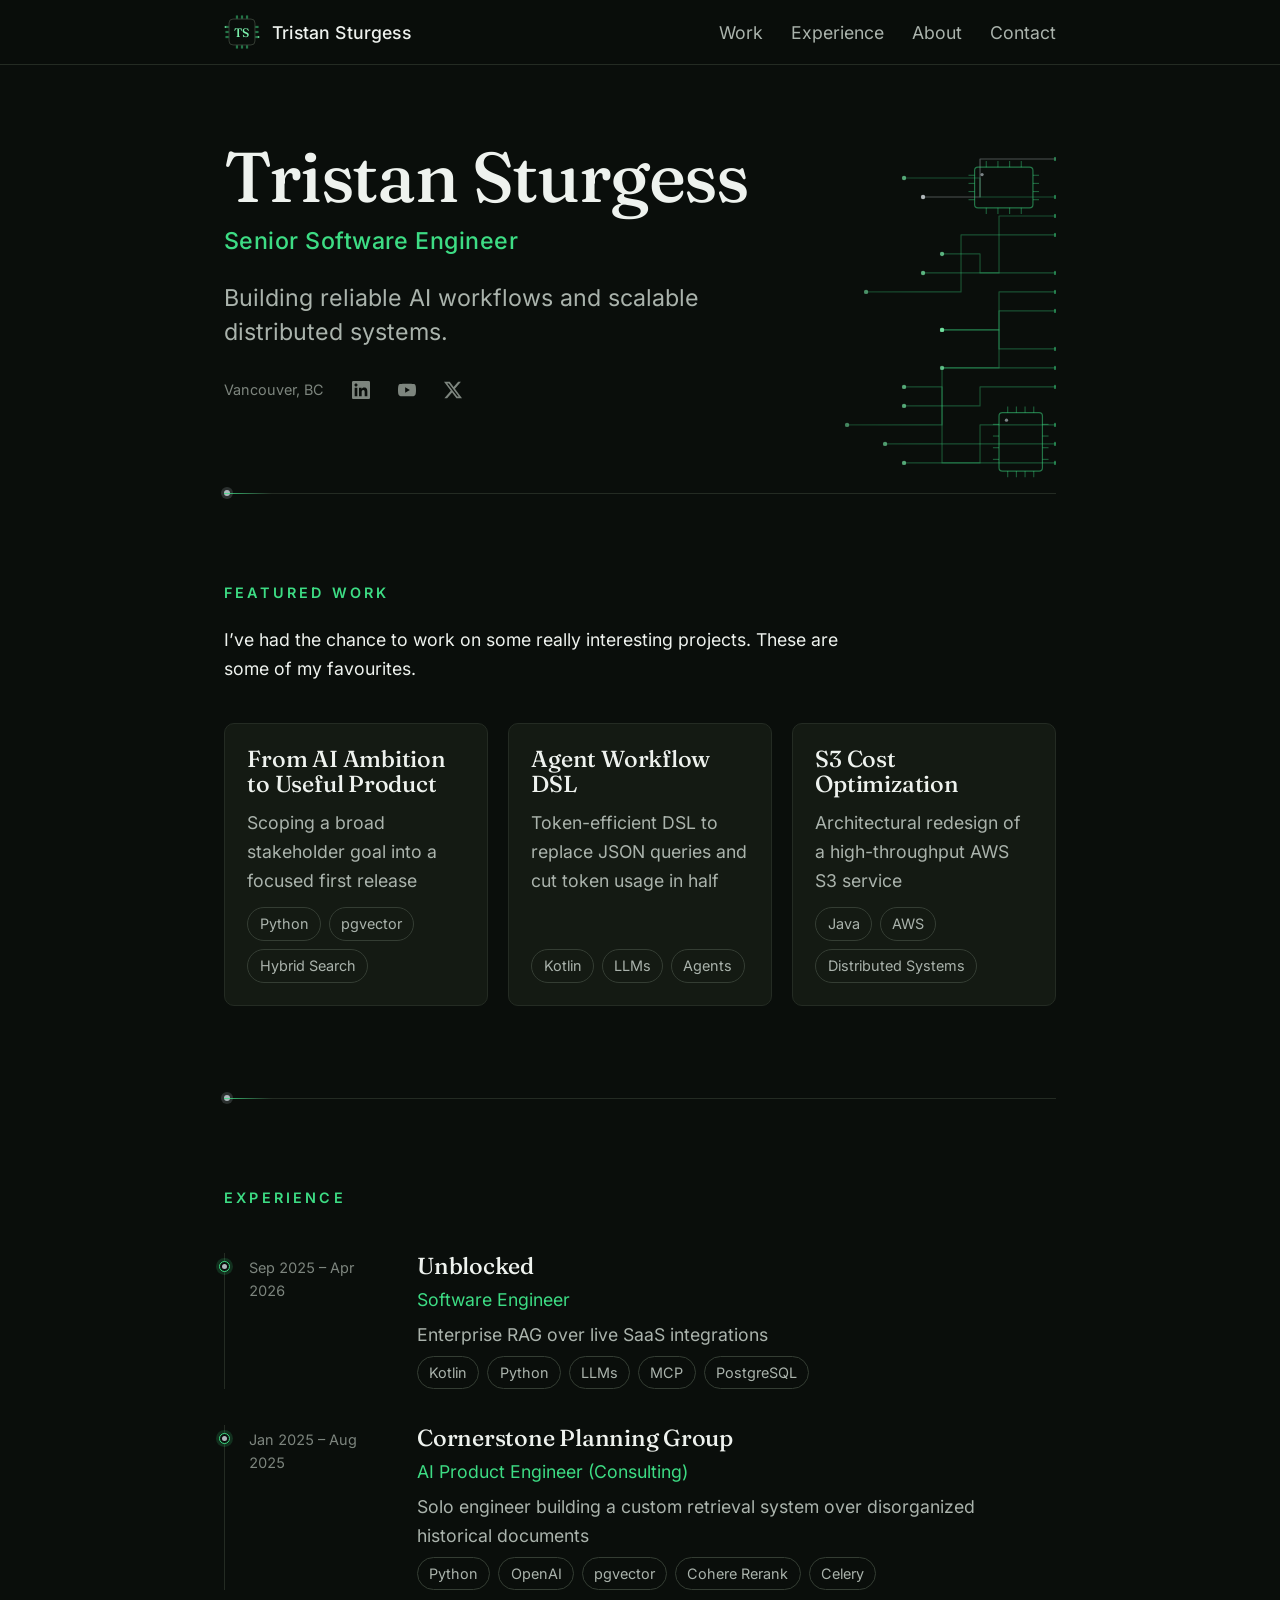
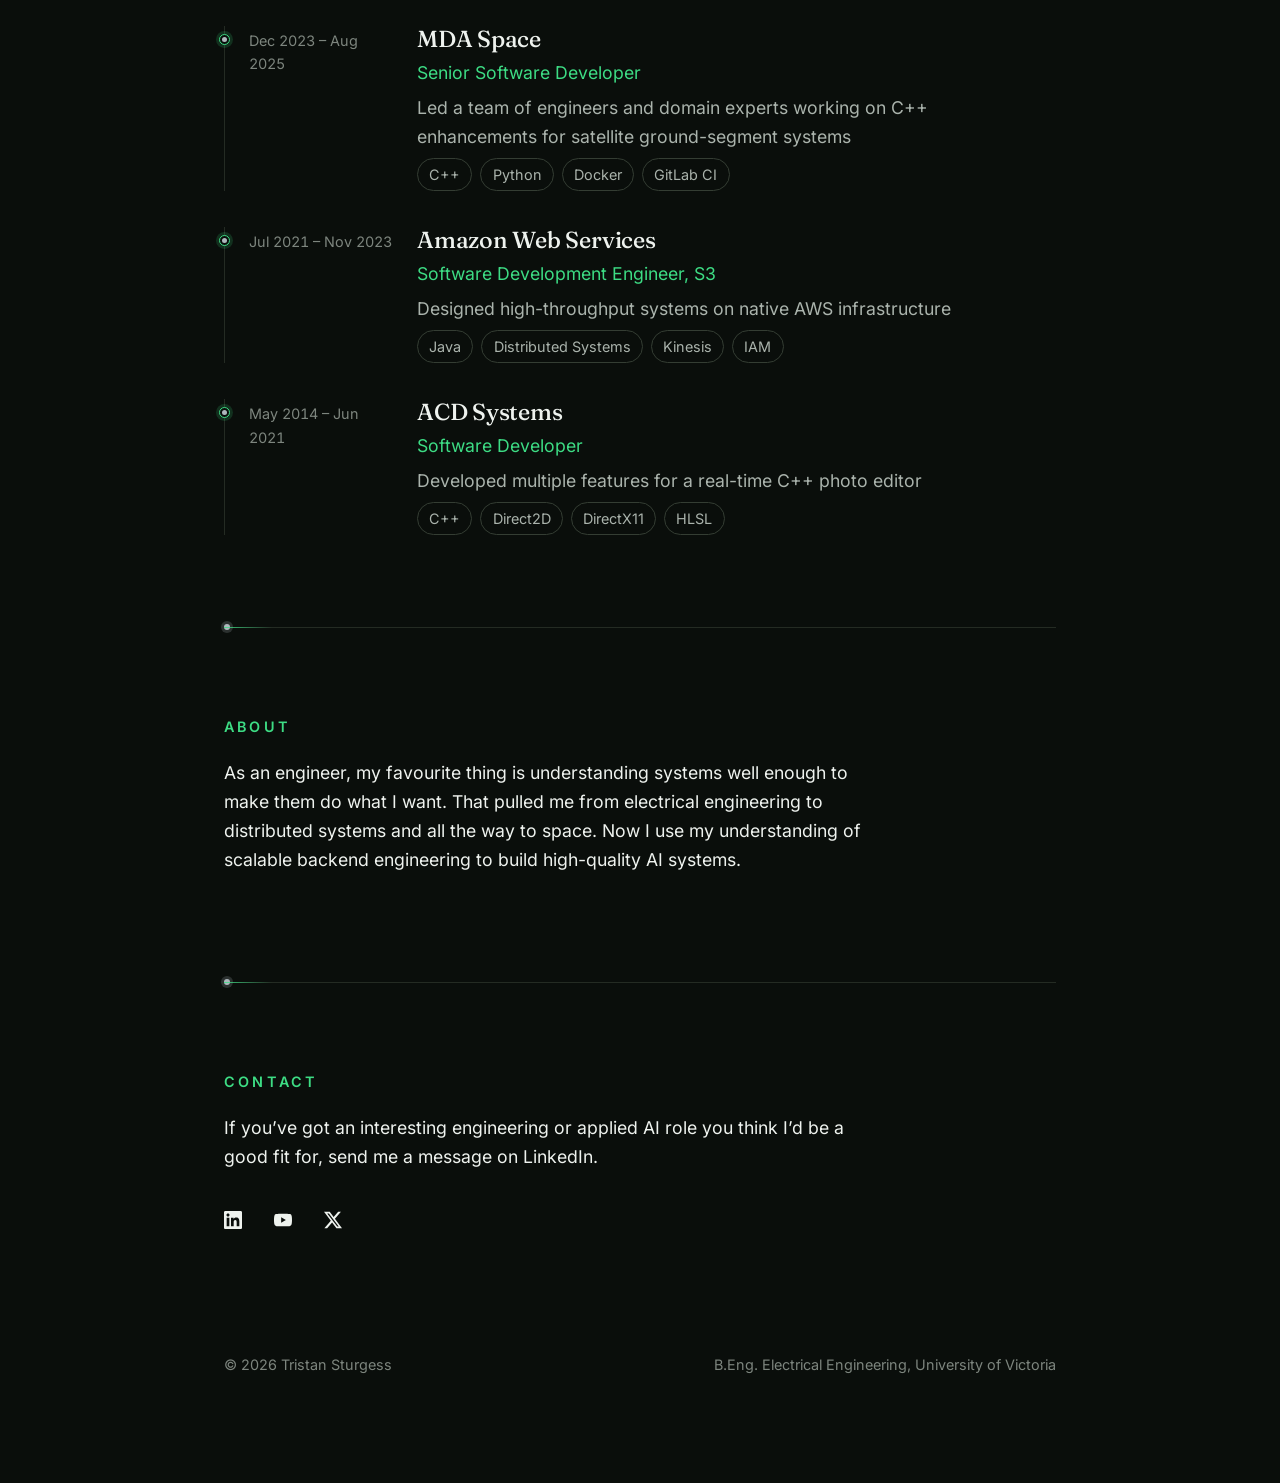
<file: index.html>
<!DOCTYPE html><html lang="en" data-astro-cid-37fxchfa> <head><meta charset="utf-8"><meta name="viewport" content="width=device-width, initial-scale=1"><link rel="icon" type="image/svg+xml" href="/favicon.svg"><title>Tristan Sturgess — Senior Software Engineer</title><meta name="description" content="Tristan Sturgess, senior software engineer working across scalable backend systems and production applied AI. Based in Vancouver, BC."><link rel="canonical" href="https://tristansturgess.com/"><meta property="og:type" content="website"><meta property="og:title" content="Tristan Sturgess — Senior Software Engineer"><meta property="og:description" content="Tristan Sturgess, senior software engineer working across scalable backend systems and production applied AI. Based in Vancouver, BC."><link rel="alternate" type="text/plain" href="/llms.txt" title="llms.txt"><link rel="stylesheet" href="/_astro/TagList.BO8AEwW8.css">
<link rel="stylesheet" href="/_astro/index.BDgP0byW.css"></head> <body data-astro-cid-37fxchfa> <a class="skip-link" href="#main" data-astro-cid-37fxchfa>Skip to content</a> <header class="topnav" data-astro-cid-ugcunkw7> <div class="topnav__inner" data-astro-cid-ugcunkw7> <a class="topnav__brand" href="/#top" aria-label="Tristan Sturgess — home" data-astro-cid-ugcunkw7> <svg class="topnav__monogram" viewBox="0 0 100 100" aria-hidden="true" focusable="false" data-astro-cid-ugcunkw7>  <line class="pin" x1="36" y1="14" x2="36" y2="4" data-astro-cid-ugcunkw7></line> <line class="pin" x1="36" y1="86" x2="36" y2="96" data-astro-cid-ugcunkw7></line> <line class="pin" x1="14" y1="36" x2="4" y2="36" data-astro-cid-ugcunkw7></line> <line class="pin" x1="86" y1="36" x2="96" y2="36" data-astro-cid-ugcunkw7></line>  <line class="pin" x1="50" y1="14" x2="50" y2="4" data-astro-cid-ugcunkw7></line> <line class="pin" x1="50" y1="86" x2="50" y2="96" data-astro-cid-ugcunkw7></line> <line class="pin" x1="14" y1="50" x2="4" y2="50" data-astro-cid-ugcunkw7></line> <line class="pin" x1="86" y1="50" x2="96" y2="50" data-astro-cid-ugcunkw7></line>  <line class="pin" x1="64" y1="14" x2="64" y2="4" data-astro-cid-ugcunkw7></line> <line class="pin" x1="64" y1="86" x2="64" y2="96" data-astro-cid-ugcunkw7></line> <line class="pin" x1="14" y1="64" x2="4" y2="64" data-astro-cid-ugcunkw7></line> <line class="pin" x1="86" y1="64" x2="96" y2="64" data-astro-cid-ugcunkw7></line>  <rect class="chip-body" x="14" y="14" width="72" height="72" rx="11" data-astro-cid-ugcunkw7></rect> <circle class="node" cx="4" cy="36" r="2.6" data-astro-cid-ugcunkw7></circle> <circle class="node" cx="96" cy="64" r="2.6" data-astro-cid-ugcunkw7></circle> <text class="chip-text" x="50" y="51" text-anchor="middle" dominant-baseline="central" data-astro-cid-ugcunkw7>
TS
</text> </svg> <span class="topnav__name" data-astro-cid-ugcunkw7>Tristan Sturgess</span> </a> <nav class="topnav__nav" aria-label="Section navigation" data-astro-cid-ugcunkw7> <ul data-astro-cid-ugcunkw7> <li data-astro-cid-ugcunkw7> <a href="/#work" data-astro-cid-ugcunkw7>Work</a> </li><li data-astro-cid-ugcunkw7> <a href="/#experience" data-astro-cid-ugcunkw7>Experience</a> </li><li data-astro-cid-ugcunkw7> <a href="/#about" data-astro-cid-ugcunkw7>About</a> </li><li data-astro-cid-ugcunkw7> <a href="/#contact" data-astro-cid-ugcunkw7>Contact</a> </li> </ul> </nav> </div> </header> <main id="main" class="content" data-astro-cid-37fxchfa>  <!-- Hero --><section id="top" class="hero" aria-labelledby="home-h" data-astro-cid-bobyx3ht> <div class="hero__motif" aria-hidden="true" data-astro-cid-a274d6ly> <svg viewBox="0 0 420 520" preserveAspectRatio="xMaxYMid meet" focusable="false" data-astro-cid-a274d6ly> <g class="motif__traces" data-astro-cid-a274d6ly> <path d="M 420 28 H 308 V 84 H 224" class="trace trace--copper" data-astro-cid-a274d6ly></path><path d="M 420 84 H 308 V 56 H 196" class="trace" data-astro-cid-a274d6ly></path><path d="M 420 112 H 336 V 196 H 224" class="trace" data-astro-cid-a274d6ly></path><path d="M 420 140 H 280 V 224 H 140" class="trace" data-astro-cid-a274d6ly></path><path d="M 420 196 H 308 V 168 H 252" class="trace" data-astro-cid-a274d6ly></path><path d="M 420 224 H 336 V 280 H 252" class="trace" data-astro-cid-a274d6ly></path><path d="M 420 252 H 336 V 336 H 252" class="trace" data-astro-cid-a274d6ly></path><path d="M 420 308 H 336 V 280 H 252" class="trace" data-astro-cid-a274d6ly></path><path d="M 420 336 H 252 V 420 H 112" class="trace" data-astro-cid-a274d6ly></path><path d="M 420 364 H 308 V 392 H 196" class="trace" data-astro-cid-a274d6ly></path><path d="M 420 420 H 308 V 476 H 196" class="trace" data-astro-cid-a274d6ly></path><path d="M 420 448 H 252 V 364 H 196" class="trace" data-astro-cid-a274d6ly></path><path d="M 420 476 H 252 V 448 H 168" class="trace" data-astro-cid-a274d6ly></path> </g> <g class="motif__chip" data-astro-cid-a274d6ly> <line x1="317.2" y1="40" x2="317.2" y2="31" class="pin" data-astro-cid-a274d6ly></line><line x1="317.2" y1="100" x2="317.2" y2="109" class="pin" data-astro-cid-a274d6ly></line><line x1="300" y1="52" x2="291" y2="52" class="pin" data-astro-cid-a274d6ly></line><line x1="386" y1="52" x2="395" y2="52" class="pin" data-astro-cid-a274d6ly></line><line x1="334.4" y1="40" x2="334.4" y2="31" class="pin" data-astro-cid-a274d6ly></line><line x1="334.4" y1="100" x2="334.4" y2="109" class="pin" data-astro-cid-a274d6ly></line><line x1="300" y1="64" x2="291" y2="64" class="pin" data-astro-cid-a274d6ly></line><line x1="386" y1="64" x2="395" y2="64" class="pin" data-astro-cid-a274d6ly></line><line x1="351.6" y1="40" x2="351.6" y2="31" class="pin" data-astro-cid-a274d6ly></line><line x1="351.6" y1="100" x2="351.6" y2="109" class="pin" data-astro-cid-a274d6ly></line><line x1="300" y1="76" x2="291" y2="76" class="pin" data-astro-cid-a274d6ly></line><line x1="386" y1="76" x2="395" y2="76" class="pin" data-astro-cid-a274d6ly></line><line x1="368.8" y1="40" x2="368.8" y2="31" class="pin" data-astro-cid-a274d6ly></line><line x1="368.8" y1="100" x2="368.8" y2="109" class="pin" data-astro-cid-a274d6ly></line><line x1="300" y1="88" x2="291" y2="88" class="pin" data-astro-cid-a274d6ly></line><line x1="386" y1="88" x2="395" y2="88" class="pin" data-astro-cid-a274d6ly></line> <rect x="300" y="40" width="86" height="60" rx="5" class="chip-body" data-astro-cid-a274d6ly></rect> <circle cx="311" cy="51" r="2.4" class="chip-mark" data-astro-cid-a274d6ly></circle> </g><g class="motif__chip" data-astro-cid-a274d6ly> <line x1="348.8" y1="402" x2="348.8" y2="393" class="pin" data-astro-cid-a274d6ly></line><line x1="348.8" y1="488" x2="348.8" y2="497" class="pin" data-astro-cid-a274d6ly></line><line x1="336" y1="419.2" x2="327" y2="419.2" class="pin" data-astro-cid-a274d6ly></line><line x1="400" y1="419.2" x2="409" y2="419.2" class="pin" data-astro-cid-a274d6ly></line><line x1="361.6" y1="402" x2="361.6" y2="393" class="pin" data-astro-cid-a274d6ly></line><line x1="361.6" y1="488" x2="361.6" y2="497" class="pin" data-astro-cid-a274d6ly></line><line x1="336" y1="436.4" x2="327" y2="436.4" class="pin" data-astro-cid-a274d6ly></line><line x1="400" y1="436.4" x2="409" y2="436.4" class="pin" data-astro-cid-a274d6ly></line><line x1="374.4" y1="402" x2="374.4" y2="393" class="pin" data-astro-cid-a274d6ly></line><line x1="374.4" y1="488" x2="374.4" y2="497" class="pin" data-astro-cid-a274d6ly></line><line x1="336" y1="453.6" x2="327" y2="453.6" class="pin" data-astro-cid-a274d6ly></line><line x1="400" y1="453.6" x2="409" y2="453.6" class="pin" data-astro-cid-a274d6ly></line><line x1="387.2" y1="402" x2="387.2" y2="393" class="pin" data-astro-cid-a274d6ly></line><line x1="387.2" y1="488" x2="387.2" y2="497" class="pin" data-astro-cid-a274d6ly></line><line x1="336" y1="470.8" x2="327" y2="470.8" class="pin" data-astro-cid-a274d6ly></line><line x1="400" y1="470.8" x2="409" y2="470.8" class="pin" data-astro-cid-a274d6ly></line> <rect x="336" y="402" width="64" height="86" rx="5" class="chip-body" data-astro-cid-a274d6ly></rect> <circle cx="347" cy="413" r="2.4" class="chip-mark" data-astro-cid-a274d6ly></circle> </g> <g class="motif__nodes" data-astro-cid-a274d6ly> <rect x="417" y="25" width="6" height="6" class="pad" data-astro-cid-a274d6ly></rect><rect x="417" y="81" width="6" height="6" class="pad" data-astro-cid-a274d6ly></rect><rect x="417" y="109" width="6" height="6" class="pad" data-astro-cid-a274d6ly></rect><rect x="417" y="137" width="6" height="6" class="pad" data-astro-cid-a274d6ly></rect><rect x="417" y="193" width="6" height="6" class="pad" data-astro-cid-a274d6ly></rect><rect x="417" y="221" width="6" height="6" class="pad" data-astro-cid-a274d6ly></rect><rect x="417" y="249" width="6" height="6" class="pad" data-astro-cid-a274d6ly></rect><rect x="417" y="305" width="6" height="6" class="pad" data-astro-cid-a274d6ly></rect><rect x="417" y="333" width="6" height="6" class="pad" data-astro-cid-a274d6ly></rect><rect x="417" y="361" width="6" height="6" class="pad" data-astro-cid-a274d6ly></rect><rect x="417" y="417" width="6" height="6" class="pad" data-astro-cid-a274d6ly></rect><rect x="417" y="445" width="6" height="6" class="pad" data-astro-cid-a274d6ly></rect><rect x="417" y="473" width="6" height="6" class="pad" data-astro-cid-a274d6ly></rect> <circle cx="224" cy="84" r="3.2" class="via via--copper" data-astro-cid-a274d6ly></circle><circle cx="196" cy="56" r="3.2" class="via" data-astro-cid-a274d6ly></circle><circle cx="224" cy="196" r="3.2" class="via" data-astro-cid-a274d6ly></circle><circle cx="140" cy="224" r="3.2" class="via" data-astro-cid-a274d6ly></circle><circle cx="252" cy="168" r="3.2" class="via" data-astro-cid-a274d6ly></circle><circle cx="252" cy="280" r="3.2" class="via" data-astro-cid-a274d6ly></circle><circle cx="252" cy="336" r="3.2" class="via" data-astro-cid-a274d6ly></circle><circle cx="252" cy="280" r="3.2" class="via" data-astro-cid-a274d6ly></circle><circle cx="112" cy="420" r="3.2" class="via" data-astro-cid-a274d6ly></circle><circle cx="196" cy="392" r="3.2" class="via" data-astro-cid-a274d6ly></circle><circle cx="196" cy="476" r="3.2" class="via" data-astro-cid-a274d6ly></circle><circle cx="196" cy="364" r="3.2" class="via" data-astro-cid-a274d6ly></circle><circle cx="168" cy="448" r="3.2" class="via" data-astro-cid-a274d6ly></circle> </g> </svg> </div> <div class="hero__content" data-astro-cid-bobyx3ht> <div class="hero__headline" data-astro-cid-bobyx3ht> <h1 id="home-h" class="hero__name" data-astro-cid-bobyx3ht>Tristan Sturgess</h1> <p class="hero__role" data-astro-cid-bobyx3ht>Senior Software Engineer</p> <div class="hero__tagline" data-astro-cid-bobyx3ht> <p>Building reliable AI workflows and scalable distributed systems.</p> </div> </div> <ul class="hero__meta" aria-label="Contact and location" data-astro-cid-bobyx3ht> <li data-astro-cid-bobyx3ht>Vancouver, BC</li> <li data-astro-cid-zamss57n><a href="https://www.linkedin.com/in/tristansturgess" aria-label="LinkedIn" title="LinkedIn" data-astro-cid-zamss57n><svg viewBox="0 0 24 24" width="18" height="18" fill="currentColor" aria-hidden="true" data-astro-cid-zamss57n><path d="M20.447 20.452h-3.554v-5.569c0-1.328-.027-3.037-1.852-3.037-1.853 0-2.136 1.445-2.136 2.939v5.667H9.351V9h3.414v1.561h.046c.477-.9 1.637-1.85 3.37-1.85 3.601 0 4.267 2.37 4.267 5.455v6.286zM5.337 7.433c-1.144 0-2.063-.926-2.063-2.065 0-1.138.92-2.063 2.063-2.063 1.14 0 2.064.925 2.064 2.063 0 1.139-.925 2.065-2.064 2.065zm1.782 13.019H3.555V9h3.564v11.452zM22.225 0H1.771C.792 0 0 .774 0 1.729v20.542C0 23.227.792 24 1.771 24h20.451C23.2 24 24 23.227 24 22.271V1.729C24 .774 23.2 0 22.222 0h.003z" data-astro-cid-zamss57n></path></svg></a></li><li data-astro-cid-zamss57n><a href="https://www.youtube.com/channel/UCQpvtiQsHkBwiku3RSXZBwg" aria-label="YouTube" title="YouTube" data-astro-cid-zamss57n><svg viewBox="0 0 24 24" width="18" height="18" fill="currentColor" aria-hidden="true" data-astro-cid-zamss57n><path d="M23.498 6.186a3.016 3.016 0 0 0-2.122-2.136C19.505 3.545 12 3.545 12 3.545s-7.505 0-9.377.505A3.017 3.017 0 0 0 .502 6.186C0 8.07 0 12 0 12s0 3.93.502 5.814a3.016 3.016 0 0 0 2.122 2.136c1.871.505 9.376.505 9.376.505s7.505 0 9.377-.505a3.015 3.015 0 0 0 2.122-2.136C24 15.93 24 12 24 12s0-3.93-.502-5.814zM9.545 15.568V8.432L15.818 12l-6.273 3.568z" data-astro-cid-zamss57n></path></svg></a></li><li data-astro-cid-zamss57n><a href="https://x.com/TristanSturgess" aria-label="X" title="X" data-astro-cid-zamss57n><svg viewBox="0 0 24 24" width="18" height="18" fill="currentColor" aria-hidden="true" data-astro-cid-zamss57n><path d="M18.901 1.153h3.68l-8.04 9.19L24 22.846h-7.406l-5.8-7.584-6.638 7.584H.474l8.6-9.83L0 1.154h7.594l5.243 6.932ZM17.61 20.644h2.039L6.486 3.24H4.298Z" data-astro-cid-zamss57n></path></svg></a></li> </ul> </div> </section> <!-- Featured Work --> <section id="work" class="section" aria-labelledby="work-h" data-astro-cid-bobyx3ht> <h2 id="work-h" class="eyebrow" data-astro-cid-bobyx3ht>Featured Work</h2> <div class="prose" data-astro-cid-bobyx3ht> <p>I’ve had the chance to work on some really interesting projects. These are some of my favourites.</p> </div> <ul class="work" data-astro-cid-kpx7utds> <li class="card" data-astro-cid-kpx7utds> <h3 class="card__title" data-astro-cid-kpx7utds> <a class="card__link" href="/work/from-ai-ambition-to-useful-product" data-astro-cid-kpx7utds> From AI Ambition to Useful Product </a> </h3> <p class="card__descriptor" data-astro-cid-kpx7utds>Scoping a broad stakeholder goal into a focused first release</p> <ul class="tags" aria-label="From AI Ambition to Useful Product technologies" data-astro-cid-lga65v7i> <li class="tag" data-astro-cid-lga65v7i>Python</li><li class="tag" data-astro-cid-lga65v7i>pgvector</li><li class="tag" data-astro-cid-lga65v7i>Hybrid Search</li> </ul> </li><li class="card" data-astro-cid-kpx7utds> <h3 class="card__title" data-astro-cid-kpx7utds> <a class="card__link" href="/work/agent-workflow-dsl" data-astro-cid-kpx7utds> Agent Workflow DSL </a> </h3> <p class="card__descriptor" data-astro-cid-kpx7utds>Token-efficient DSL to replace JSON queries and cut token usage in half</p> <ul class="tags" aria-label="Agent Workflow DSL technologies" data-astro-cid-lga65v7i> <li class="tag" data-astro-cid-lga65v7i>Kotlin</li><li class="tag" data-astro-cid-lga65v7i>LLMs</li><li class="tag" data-astro-cid-lga65v7i>Agents</li> </ul> </li><li class="card" data-astro-cid-kpx7utds> <h3 class="card__title" data-astro-cid-kpx7utds> <a class="card__link" href="/work/s3-cost-optimization" data-astro-cid-kpx7utds> S3 Cost Optimization </a> </h3> <p class="card__descriptor" data-astro-cid-kpx7utds>Architectural redesign of a high-throughput AWS S3 service</p> <ul class="tags" aria-label="S3 Cost Optimization technologies" data-astro-cid-lga65v7i> <li class="tag" data-astro-cid-lga65v7i>Java</li><li class="tag" data-astro-cid-lga65v7i>AWS</li><li class="tag" data-astro-cid-lga65v7i>Distributed Systems</li> </ul> </li> </ul> </section> <!-- Experience --> <section id="experience" class="section" aria-labelledby="exp-h" data-astro-cid-bobyx3ht> <h2 id="exp-h" class="eyebrow" data-astro-cid-bobyx3ht>Experience</h2> <div class="prose" data-astro-cid-bobyx3ht> <!-- Optional: one short framing line above the timeline for recruiters/hiring
 managers skimming the career arc. Frame the arc as deliberate progression
 toward backend-scalability × Applied-AI positioning; C++/distributed-systems
 past reads as foundation, not a separate life (see docs/reference/audiences.md).
 One line; no NDA specifics. Don't block the section on this — cut before stalling. --> </div> <ol class="timeline" data-astro-cid-tpf24scq> <li class="timeline__item" data-astro-cid-tpf24scq> <span class="timeline__node" aria-hidden="true" data-astro-cid-tpf24scq></span> <p class="timeline__dates" data-astro-cid-tpf24scq>Sep 2025 – Apr 2026</p> <div class="timeline__body" data-astro-cid-tpf24scq> <h3 class="timeline__company" data-astro-cid-tpf24scq>Unblocked</h3> <p class="timeline__title" data-astro-cid-tpf24scq>Software Engineer</p> <p class="timeline__summary" data-astro-cid-tpf24scq>Enterprise RAG over live SaaS integrations</p> <ul class="tags" aria-label="Unblocked technologies" data-astro-cid-lga65v7i> <li class="tag" data-astro-cid-lga65v7i>Kotlin</li><li class="tag" data-astro-cid-lga65v7i>Python</li><li class="tag" data-astro-cid-lga65v7i>LLMs</li><li class="tag" data-astro-cid-lga65v7i>MCP</li><li class="tag" data-astro-cid-lga65v7i>PostgreSQL</li> </ul> </div> </li><li class="timeline__item" data-astro-cid-tpf24scq> <span class="timeline__node" aria-hidden="true" data-astro-cid-tpf24scq></span> <p class="timeline__dates" data-astro-cid-tpf24scq>Jan 2025 – Aug 2025</p> <div class="timeline__body" data-astro-cid-tpf24scq> <h3 class="timeline__company" data-astro-cid-tpf24scq>Cornerstone Planning Group</h3> <p class="timeline__title" data-astro-cid-tpf24scq>AI Product Engineer (Consulting)</p> <p class="timeline__summary" data-astro-cid-tpf24scq>Solo engineer building a custom retrieval system over disorganized historical documents</p> <ul class="tags" aria-label="Cornerstone Planning Group technologies" data-astro-cid-lga65v7i> <li class="tag" data-astro-cid-lga65v7i>Python</li><li class="tag" data-astro-cid-lga65v7i>OpenAI</li><li class="tag" data-astro-cid-lga65v7i>pgvector</li><li class="tag" data-astro-cid-lga65v7i>Cohere Rerank</li><li class="tag" data-astro-cid-lga65v7i>Celery</li> </ul> </div> </li><li class="timeline__item" data-astro-cid-tpf24scq> <span class="timeline__node" aria-hidden="true" data-astro-cid-tpf24scq></span> <p class="timeline__dates" data-astro-cid-tpf24scq>Dec 2023 – Aug 2025</p> <div class="timeline__body" data-astro-cid-tpf24scq> <h3 class="timeline__company" data-astro-cid-tpf24scq>MDA Space</h3> <p class="timeline__title" data-astro-cid-tpf24scq>Senior Software Developer</p> <p class="timeline__summary" data-astro-cid-tpf24scq>Led a team of engineers and domain experts working on C++ enhancements for satellite ground-segment systems</p> <ul class="tags" aria-label="MDA Space technologies" data-astro-cid-lga65v7i> <li class="tag" data-astro-cid-lga65v7i>C++</li><li class="tag" data-astro-cid-lga65v7i>Python</li><li class="tag" data-astro-cid-lga65v7i>Docker</li><li class="tag" data-astro-cid-lga65v7i>GitLab CI</li> </ul> </div> </li><li class="timeline__item" data-astro-cid-tpf24scq> <span class="timeline__node" aria-hidden="true" data-astro-cid-tpf24scq></span> <p class="timeline__dates" data-astro-cid-tpf24scq>Jul 2021 – Nov 2023</p> <div class="timeline__body" data-astro-cid-tpf24scq> <h3 class="timeline__company" data-astro-cid-tpf24scq>Amazon Web Services</h3> <p class="timeline__title" data-astro-cid-tpf24scq>Software Development Engineer, S3</p> <p class="timeline__summary" data-astro-cid-tpf24scq>Designed high-throughput systems on native AWS infrastructure</p> <ul class="tags" aria-label="Amazon Web Services technologies" data-astro-cid-lga65v7i> <li class="tag" data-astro-cid-lga65v7i>Java</li><li class="tag" data-astro-cid-lga65v7i>Distributed Systems</li><li class="tag" data-astro-cid-lga65v7i>Kinesis</li><li class="tag" data-astro-cid-lga65v7i>IAM</li> </ul> </div> </li><li class="timeline__item" data-astro-cid-tpf24scq> <span class="timeline__node" aria-hidden="true" data-astro-cid-tpf24scq></span> <p class="timeline__dates" data-astro-cid-tpf24scq>May 2014 – Jun 2021</p> <div class="timeline__body" data-astro-cid-tpf24scq> <h3 class="timeline__company" data-astro-cid-tpf24scq>ACD Systems</h3> <p class="timeline__title" data-astro-cid-tpf24scq>Software Developer</p> <p class="timeline__summary" data-astro-cid-tpf24scq>Developed multiple features for a real-time C++ photo editor</p> <ul class="tags" aria-label="ACD Systems technologies" data-astro-cid-lga65v7i> <li class="tag" data-astro-cid-lga65v7i>C++</li><li class="tag" data-astro-cid-lga65v7i>Direct2D</li><li class="tag" data-astro-cid-lga65v7i>DirectX11</li><li class="tag" data-astro-cid-lga65v7i>HLSL</li> </ul> </div> </li> </ol> </section> <!-- About --> <section id="about" class="section" aria-labelledby="about-h" data-astro-cid-bobyx3ht> <h2 id="about-h" class="eyebrow" data-astro-cid-bobyx3ht>About</h2> <div class="prose" data-astro-cid-bobyx3ht> <p>As an engineer, my favourite thing is understanding systems well enough to make them do what I want. That pulled me from electrical engineering to distributed systems and all the way to space. Now I use my understanding of scalable backend engineering to build high-quality AI systems.</p> </div> </section> <!-- Contact --> <section id="contact" class="section section--contact" aria-labelledby="contact-h" data-astro-cid-bobyx3ht> <h2 id="contact-h" class="eyebrow" data-astro-cid-bobyx3ht>Contact</h2> <div class="prose" data-astro-cid-bobyx3ht> <p>If you’ve got an interesting engineering or applied AI role you think I’d be a good fit for, send me a message on LinkedIn.</p> </div> <ul class="contact__links" aria-label="Contact methods" data-astro-cid-bobyx3ht> <li data-astro-cid-zamss57n><a href="https://www.linkedin.com/in/tristansturgess" aria-label="LinkedIn" title="LinkedIn" data-astro-cid-zamss57n><svg viewBox="0 0 24 24" width="18" height="18" fill="currentColor" aria-hidden="true" data-astro-cid-zamss57n><path d="M20.447 20.452h-3.554v-5.569c0-1.328-.027-3.037-1.852-3.037-1.853 0-2.136 1.445-2.136 2.939v5.667H9.351V9h3.414v1.561h.046c.477-.9 1.637-1.85 3.37-1.85 3.601 0 4.267 2.37 4.267 5.455v6.286zM5.337 7.433c-1.144 0-2.063-.926-2.063-2.065 0-1.138.92-2.063 2.063-2.063 1.14 0 2.064.925 2.064 2.063 0 1.139-.925 2.065-2.064 2.065zm1.782 13.019H3.555V9h3.564v11.452zM22.225 0H1.771C.792 0 0 .774 0 1.729v20.542C0 23.227.792 24 1.771 24h20.451C23.2 24 24 23.227 24 22.271V1.729C24 .774 23.2 0 22.222 0h.003z" data-astro-cid-zamss57n></path></svg></a></li><li data-astro-cid-zamss57n><a href="https://www.youtube.com/channel/UCQpvtiQsHkBwiku3RSXZBwg" aria-label="YouTube" title="YouTube" data-astro-cid-zamss57n><svg viewBox="0 0 24 24" width="18" height="18" fill="currentColor" aria-hidden="true" data-astro-cid-zamss57n><path d="M23.498 6.186a3.016 3.016 0 0 0-2.122-2.136C19.505 3.545 12 3.545 12 3.545s-7.505 0-9.377.505A3.017 3.017 0 0 0 .502 6.186C0 8.07 0 12 0 12s0 3.93.502 5.814a3.016 3.016 0 0 0 2.122 2.136c1.871.505 9.376.505 9.376.505s7.505 0 9.377-.505a3.015 3.015 0 0 0 2.122-2.136C24 15.93 24 12 24 12s0-3.93-.502-5.814zM9.545 15.568V8.432L15.818 12l-6.273 3.568z" data-astro-cid-zamss57n></path></svg></a></li><li data-astro-cid-zamss57n><a href="https://x.com/TristanSturgess" aria-label="X" title="X" data-astro-cid-zamss57n><svg viewBox="0 0 24 24" width="18" height="18" fill="currentColor" aria-hidden="true" data-astro-cid-zamss57n><path d="M18.901 1.153h3.68l-8.04 9.19L24 22.846h-7.406l-5.8-7.584-6.638 7.584H.474l8.6-9.83L0 1.154h7.594l5.243 6.932ZM17.61 20.644h2.039L6.486 3.24H4.298Z" data-astro-cid-zamss57n></path></svg></a></li> </ul> </section> <footer class="footer" data-astro-cid-bobyx3ht> <p data-astro-cid-bobyx3ht>© 2026 Tristan Sturgess</p> <p data-astro-cid-bobyx3ht>B.Eng. Electrical Engineering, University of Victoria</p> </footer>  </main></body></html>
</file>
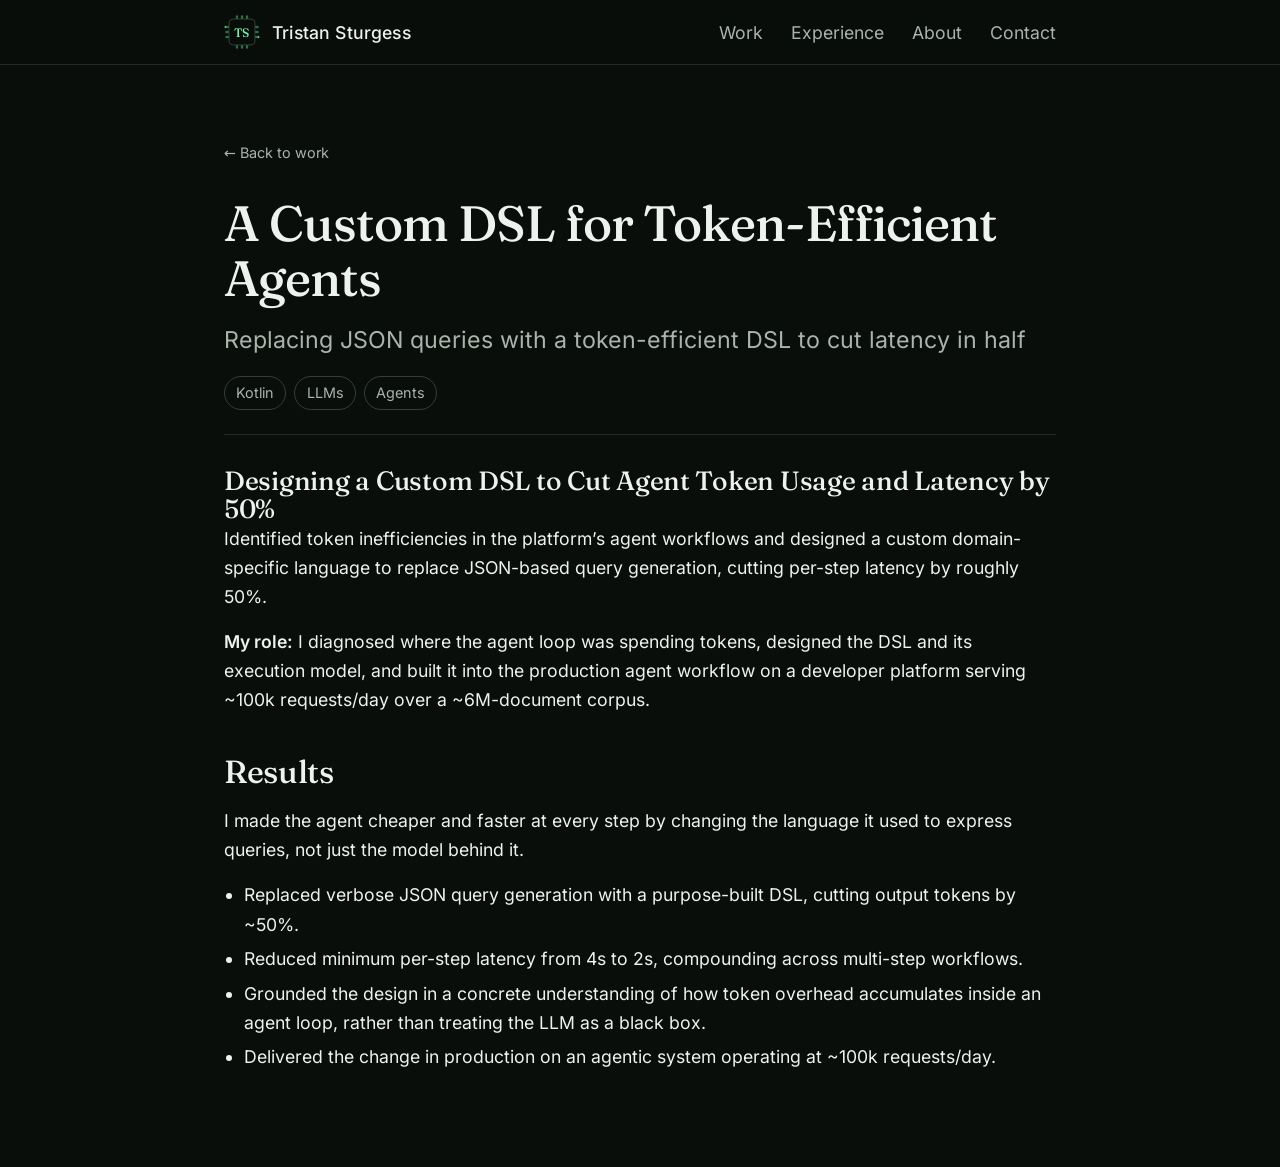
<file: work/agent-workflow-dsl/index.html>
<!DOCTYPE html><html lang="en" data-astro-cid-37fxchfa> <head><meta charset="utf-8"><meta name="viewport" content="width=device-width, initial-scale=1"><link rel="icon" type="image/svg+xml" href="/favicon.svg"><title>A Custom DSL for Token-Efficient Agents — Case Study</title><meta name="description" content="Replacing JSON queries with a token-efficient DSL to cut latency in half"><link rel="canonical" href="https://tristansturgess.com/work/agent-workflow-dsl/"><meta property="og:type" content="website"><meta property="og:title" content="A Custom DSL for Token-Efficient Agents — Case Study"><meta property="og:description" content="Replacing JSON queries with a token-efficient DSL to cut latency in half"><link rel="alternate" type="text/plain" href="/llms.txt" title="llms.txt"><link rel="stylesheet" href="/_astro/TagList.BO8AEwW8.css">
<style>.case-study[data-astro-cid-by4zwojz]{display:flex;flex-direction:column;gap:2rem;max-width:var(--content-max)}.case-study__back[data-astro-cid-by4zwojz]{display:inline-flex;align-items:center;min-height:24px;font-size:var(--step--1);color:var(--text-muted);text-decoration:none}.case-study__back[data-astro-cid-by4zwojz]:hover,.case-study__back[data-astro-cid-by4zwojz]:focus-visible{color:var(--accent-bright)}.case-study__header[data-astro-cid-by4zwojz]{display:flex;flex-direction:column;gap:1rem;padding-bottom:1.5rem;border-bottom:1px solid var(--line)}.case-study__title[data-astro-cid-by4zwojz]{font-family:var(--font-serif);font-size:var(--step-3);line-height:1.1;letter-spacing:-.02em}.case-study__descriptor[data-astro-cid-by4zwojz]{margin:0;font-size:var(--step-1);color:var(--text-muted)}.prose[data-astro-cid-by4zwojz] h2{font-family:var(--font-serif);font-size:var(--step-2);margin:2.5rem 0 1rem;line-height:1.15}.prose[data-astro-cid-by4zwojz] h2:first-child{margin-top:0}.prose[data-astro-cid-by4zwojz] p{margin:0 0 1rem;max-width:none}.prose[data-astro-cid-by4zwojz] ul{margin:0 0 1.25rem;padding-left:1.25rem;max-width:none}.prose[data-astro-cid-by4zwojz] li{margin-bottom:.35rem}.prose[data-astro-cid-by4zwojz] strong{color:var(--text);font-weight:600}
</style></head> <body data-astro-cid-37fxchfa> <a class="skip-link" href="#main" data-astro-cid-37fxchfa>Skip to content</a> <header class="topnav" data-astro-cid-ugcunkw7> <div class="topnav__inner" data-astro-cid-ugcunkw7> <a class="topnav__brand" href="/#top" aria-label="Tristan Sturgess — home" data-astro-cid-ugcunkw7> <svg class="topnav__monogram" viewBox="0 0 100 100" aria-hidden="true" focusable="false" data-astro-cid-ugcunkw7>  <line class="pin" x1="36" y1="14" x2="36" y2="4" data-astro-cid-ugcunkw7></line> <line class="pin" x1="36" y1="86" x2="36" y2="96" data-astro-cid-ugcunkw7></line> <line class="pin" x1="14" y1="36" x2="4" y2="36" data-astro-cid-ugcunkw7></line> <line class="pin" x1="86" y1="36" x2="96" y2="36" data-astro-cid-ugcunkw7></line>  <line class="pin" x1="50" y1="14" x2="50" y2="4" data-astro-cid-ugcunkw7></line> <line class="pin" x1="50" y1="86" x2="50" y2="96" data-astro-cid-ugcunkw7></line> <line class="pin" x1="14" y1="50" x2="4" y2="50" data-astro-cid-ugcunkw7></line> <line class="pin" x1="86" y1="50" x2="96" y2="50" data-astro-cid-ugcunkw7></line>  <line class="pin" x1="64" y1="14" x2="64" y2="4" data-astro-cid-ugcunkw7></line> <line class="pin" x1="64" y1="86" x2="64" y2="96" data-astro-cid-ugcunkw7></line> <line class="pin" x1="14" y1="64" x2="4" y2="64" data-astro-cid-ugcunkw7></line> <line class="pin" x1="86" y1="64" x2="96" y2="64" data-astro-cid-ugcunkw7></line>  <rect class="chip-body" x="14" y="14" width="72" height="72" rx="11" data-astro-cid-ugcunkw7></rect> <circle class="node" cx="4" cy="36" r="2.6" data-astro-cid-ugcunkw7></circle> <circle class="node" cx="96" cy="64" r="2.6" data-astro-cid-ugcunkw7></circle> <text class="chip-text" x="50" y="51" text-anchor="middle" dominant-baseline="central" data-astro-cid-ugcunkw7>
TS
</text> </svg> <span class="topnav__name" data-astro-cid-ugcunkw7>Tristan Sturgess</span> </a> <nav class="topnav__nav" aria-label="Section navigation" data-astro-cid-ugcunkw7> <ul data-astro-cid-ugcunkw7> <li data-astro-cid-ugcunkw7> <a href="/#work" data-astro-cid-ugcunkw7>Work</a> </li><li data-astro-cid-ugcunkw7> <a href="/#experience" data-astro-cid-ugcunkw7>Experience</a> </li><li data-astro-cid-ugcunkw7> <a href="/#about" data-astro-cid-ugcunkw7>About</a> </li><li data-astro-cid-ugcunkw7> <a href="/#contact" data-astro-cid-ugcunkw7>Contact</a> </li> </ul> </nav> </div> </header> <main id="main" class="content" data-astro-cid-37fxchfa>  <article class="case-study" data-astro-cid-by4zwojz> <a class="case-study__back" href="/#work" data-astro-cid-by4zwojz>← Back to work</a> <header class="case-study__header" data-astro-cid-by4zwojz> <h1 class="case-study__title" data-astro-cid-by4zwojz>A Custom DSL for Token-Efficient Agents</h1> <p class="case-study__descriptor" data-astro-cid-by4zwojz>Replacing JSON queries with a token-efficient DSL to cut latency in half</p> <ul class="tags" aria-label="A Custom DSL for Token-Efficient Agents technologies" data-astro-cid-lga65v7i> <li class="tag" data-astro-cid-lga65v7i>Kotlin</li><li class="tag" data-astro-cid-lga65v7i>LLMs</li><li class="tag" data-astro-cid-lga65v7i>Agents</li> </ul> </header> <div class="prose" data-astro-cid-by4zwojz> <h1 id="designing-a-custom-dsl-to-cut-agent-token-usage-and-latency-by-50">Designing a Custom DSL to Cut Agent Token Usage and Latency by 50%</h1>
<p>Identified token inefficiencies in the platform’s agent workflows and designed a custom domain-specific language to replace JSON-based query generation, cutting per-step latency by roughly 50%.</p>
<p><strong>My role:</strong> I diagnosed where the agent loop was spending tokens, designed the DSL and its execution model, and built it into the production agent workflow on a developer platform serving ~100k requests/day over a ~6M-document corpus.</p>
<h2 id="results">Results</h2>
<p>I made the agent cheaper and faster at every step by changing the language it used to express queries, not just the model behind it.</p>
<ul>
<li>Replaced verbose JSON query generation with a purpose-built DSL, cutting output tokens by ~50%.</li>
<li>Reduced minimum per-step latency from 4s to 2s, compounding across multi-step workflows.</li>
<li>Grounded the design in a concrete understanding of how token overhead accumulates inside an agent loop, rather than treating the LLM as a black box.</li>
<li>Delivered the change in production on an agentic system operating at ~100k requests/day.</li>
</ul> </div> </article>  </main></body></html>
</file>
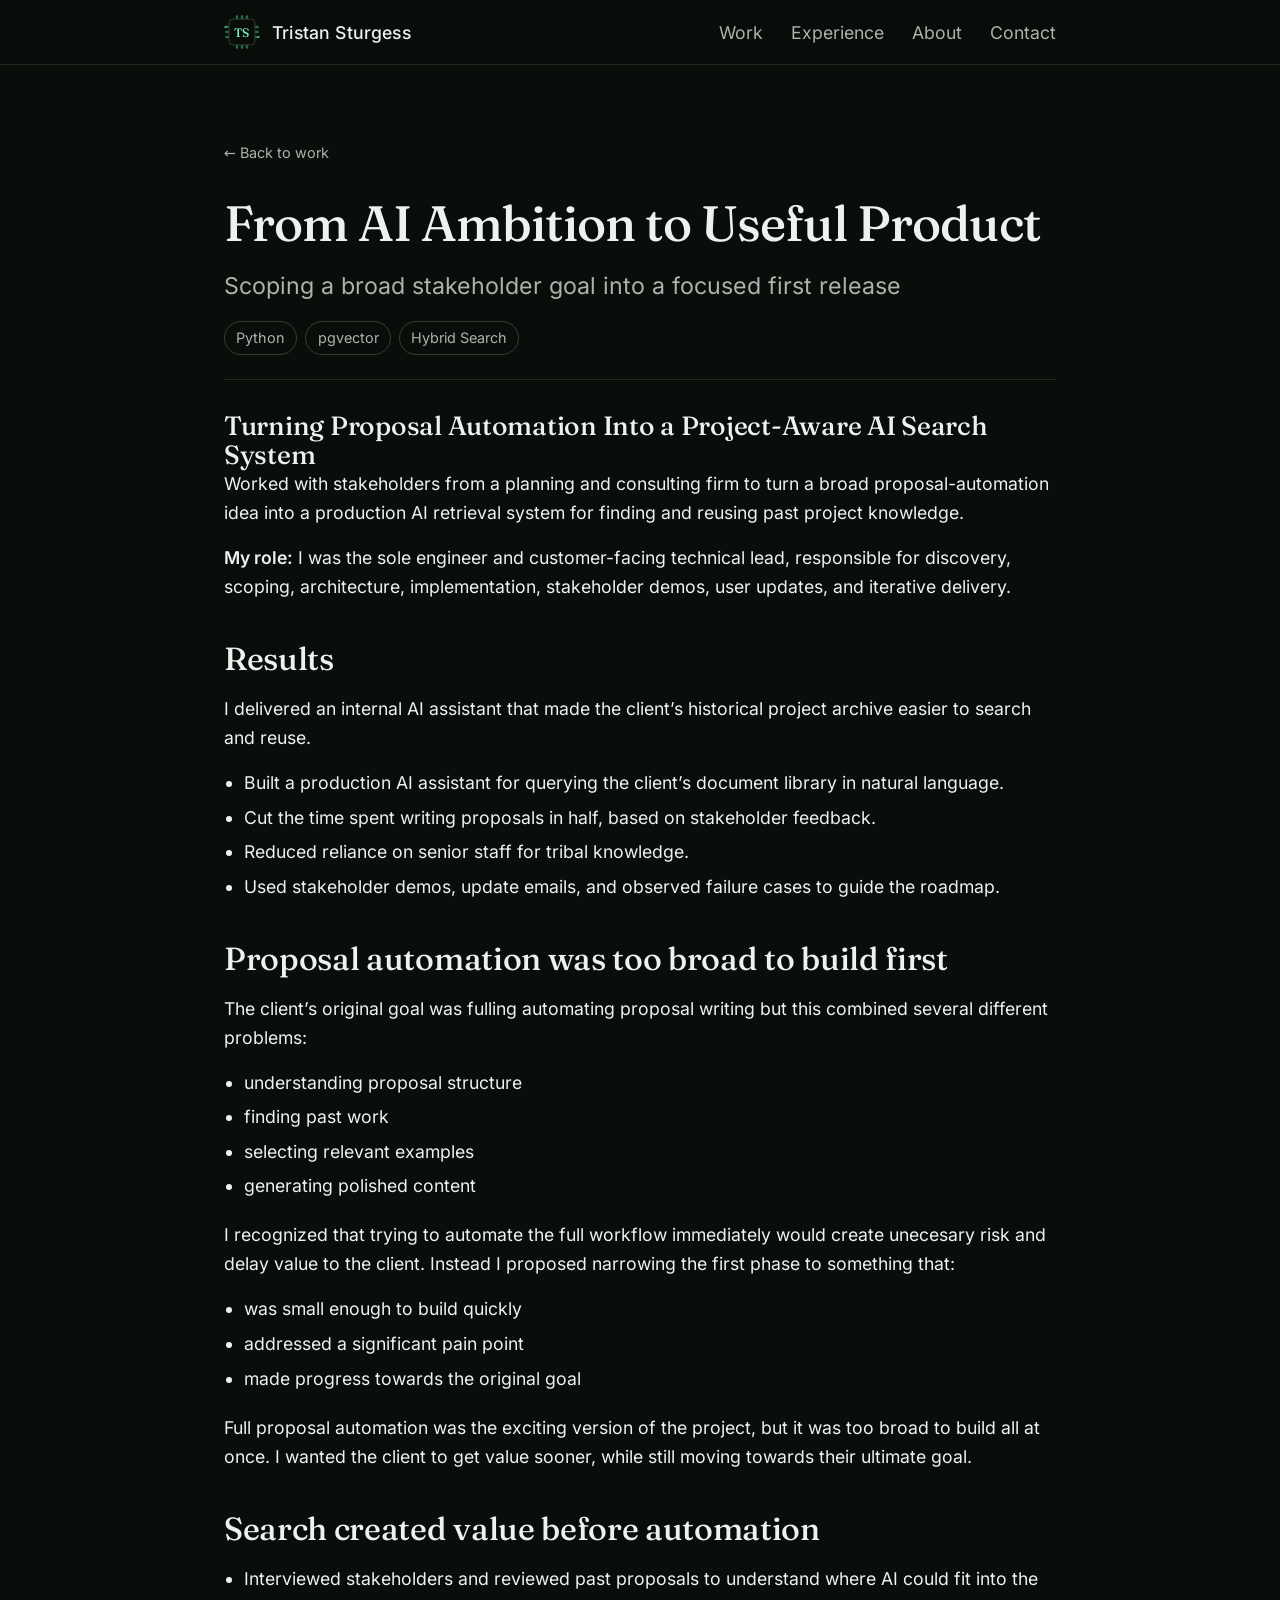
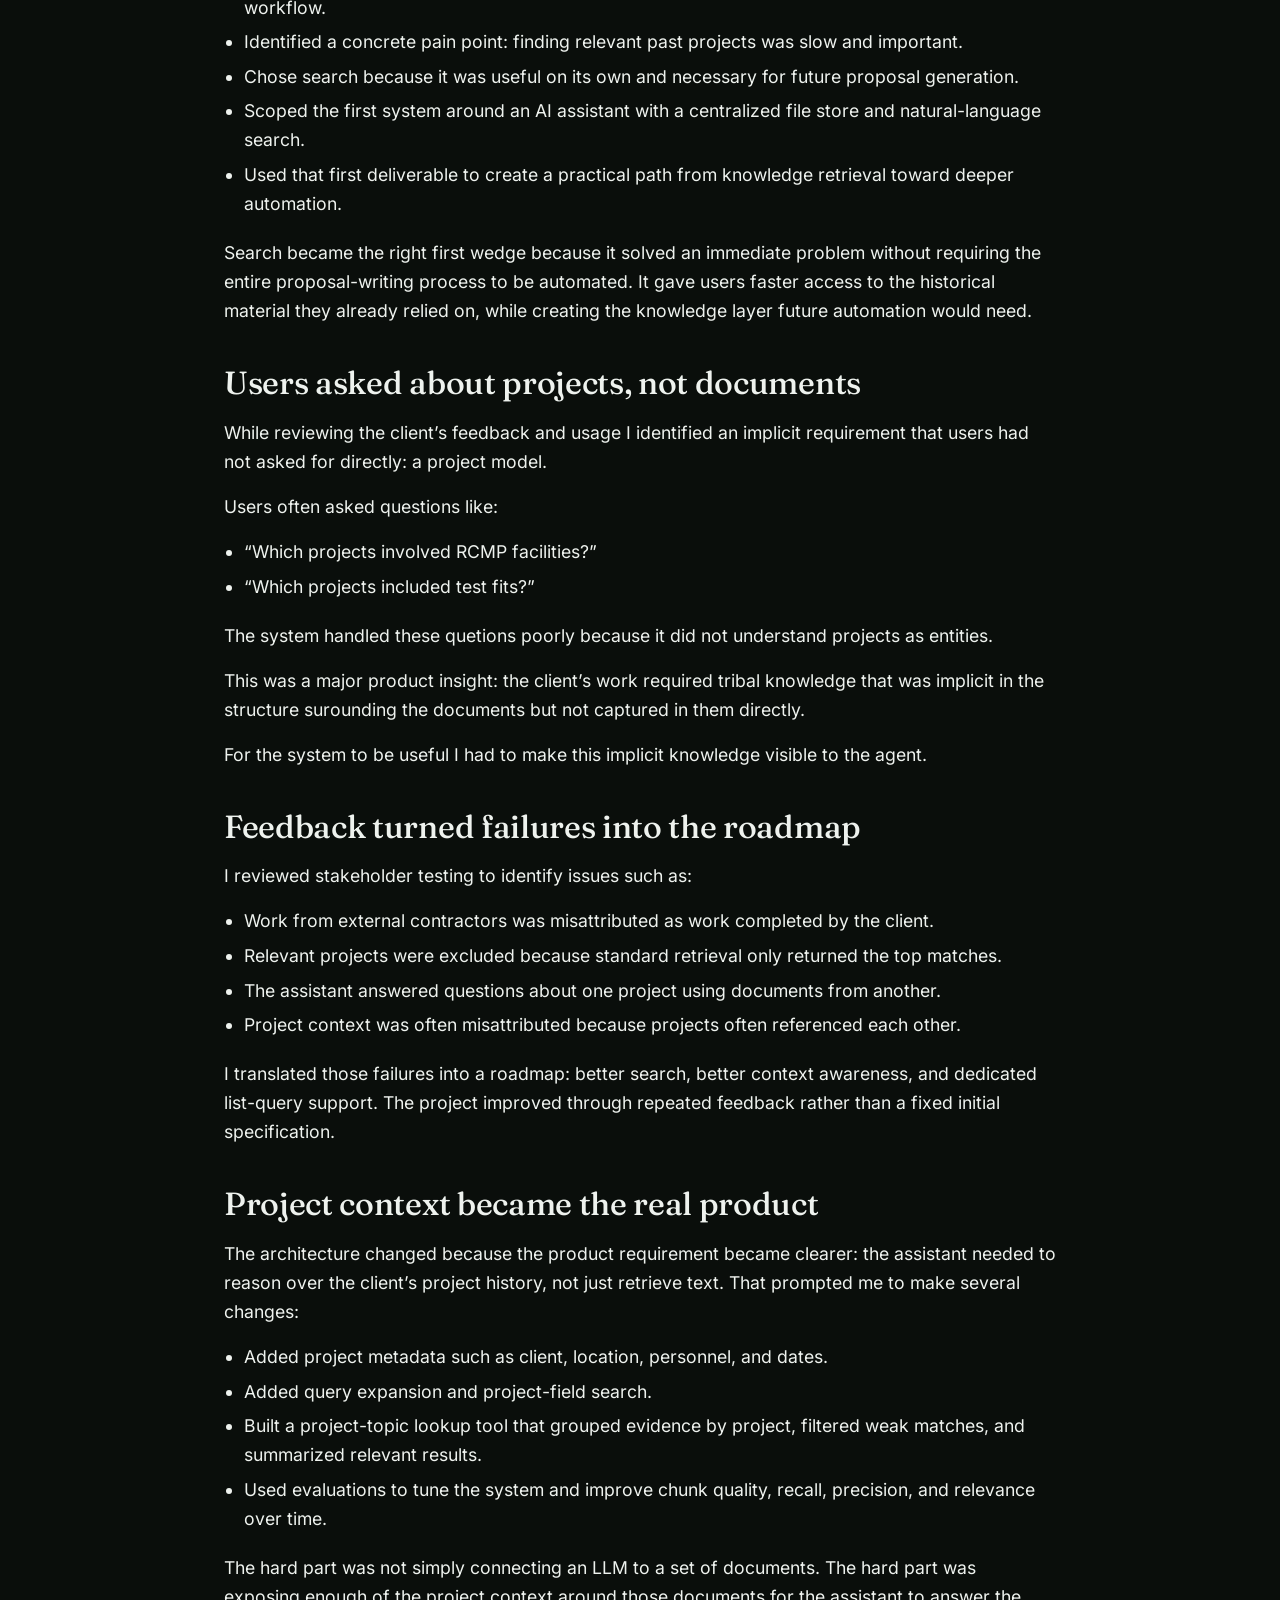
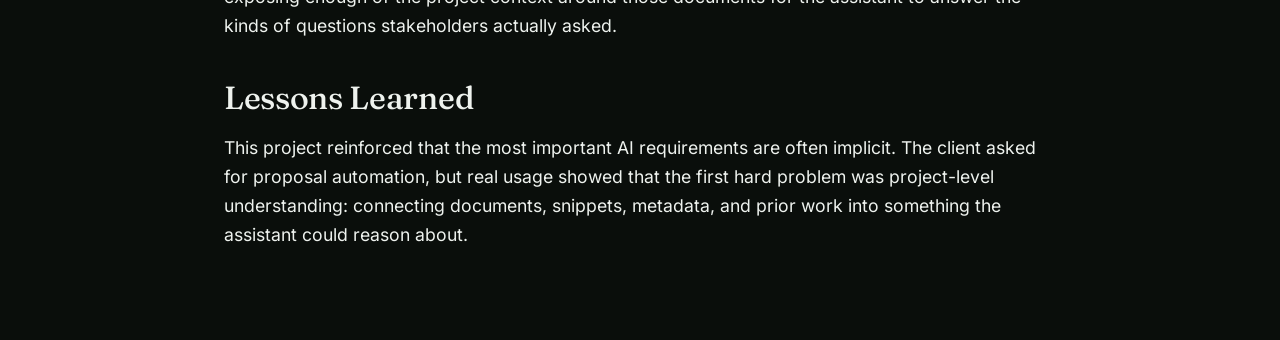
<file: work/from-ai-ambition-to-useful-product/index.html>
<!DOCTYPE html><html lang="en" data-astro-cid-37fxchfa> <head><meta charset="utf-8"><meta name="viewport" content="width=device-width, initial-scale=1"><link rel="icon" type="image/svg+xml" href="/favicon.svg"><title>From AI Ambition to Useful Product — Case Study</title><meta name="description" content="Scoping a broad stakeholder goal into a focused first release"><link rel="canonical" href="https://tristansturgess.com/work/from-ai-ambition-to-useful-product/"><meta property="og:type" content="website"><meta property="og:title" content="From AI Ambition to Useful Product — Case Study"><meta property="og:description" content="Scoping a broad stakeholder goal into a focused first release"><link rel="alternate" type="text/plain" href="/llms.txt" title="llms.txt"><link rel="stylesheet" href="/_astro/TagList.BO8AEwW8.css">
<style>.case-study[data-astro-cid-by4zwojz]{display:flex;flex-direction:column;gap:2rem;max-width:var(--content-max)}.case-study__back[data-astro-cid-by4zwojz]{display:inline-flex;align-items:center;min-height:24px;font-size:var(--step--1);color:var(--text-muted);text-decoration:none}.case-study__back[data-astro-cid-by4zwojz]:hover,.case-study__back[data-astro-cid-by4zwojz]:focus-visible{color:var(--accent-bright)}.case-study__header[data-astro-cid-by4zwojz]{display:flex;flex-direction:column;gap:1rem;padding-bottom:1.5rem;border-bottom:1px solid var(--line)}.case-study__title[data-astro-cid-by4zwojz]{font-family:var(--font-serif);font-size:var(--step-3);line-height:1.1;letter-spacing:-.02em}.case-study__descriptor[data-astro-cid-by4zwojz]{margin:0;font-size:var(--step-1);color:var(--text-muted)}.prose[data-astro-cid-by4zwojz] h2{font-family:var(--font-serif);font-size:var(--step-2);margin:2.5rem 0 1rem;line-height:1.15}.prose[data-astro-cid-by4zwojz] h2:first-child{margin-top:0}.prose[data-astro-cid-by4zwojz] p{margin:0 0 1rem;max-width:none}.prose[data-astro-cid-by4zwojz] ul{margin:0 0 1.25rem;padding-left:1.25rem;max-width:none}.prose[data-astro-cid-by4zwojz] li{margin-bottom:.35rem}.prose[data-astro-cid-by4zwojz] strong{color:var(--text);font-weight:600}
</style></head> <body data-astro-cid-37fxchfa> <a class="skip-link" href="#main" data-astro-cid-37fxchfa>Skip to content</a> <header class="topnav" data-astro-cid-ugcunkw7> <div class="topnav__inner" data-astro-cid-ugcunkw7> <a class="topnav__brand" href="/#top" aria-label="Tristan Sturgess — home" data-astro-cid-ugcunkw7> <svg class="topnav__monogram" viewBox="0 0 100 100" aria-hidden="true" focusable="false" data-astro-cid-ugcunkw7>  <line class="pin" x1="36" y1="14" x2="36" y2="4" data-astro-cid-ugcunkw7></line> <line class="pin" x1="36" y1="86" x2="36" y2="96" data-astro-cid-ugcunkw7></line> <line class="pin" x1="14" y1="36" x2="4" y2="36" data-astro-cid-ugcunkw7></line> <line class="pin" x1="86" y1="36" x2="96" y2="36" data-astro-cid-ugcunkw7></line>  <line class="pin" x1="50" y1="14" x2="50" y2="4" data-astro-cid-ugcunkw7></line> <line class="pin" x1="50" y1="86" x2="50" y2="96" data-astro-cid-ugcunkw7></line> <line class="pin" x1="14" y1="50" x2="4" y2="50" data-astro-cid-ugcunkw7></line> <line class="pin" x1="86" y1="50" x2="96" y2="50" data-astro-cid-ugcunkw7></line>  <line class="pin" x1="64" y1="14" x2="64" y2="4" data-astro-cid-ugcunkw7></line> <line class="pin" x1="64" y1="86" x2="64" y2="96" data-astro-cid-ugcunkw7></line> <line class="pin" x1="14" y1="64" x2="4" y2="64" data-astro-cid-ugcunkw7></line> <line class="pin" x1="86" y1="64" x2="96" y2="64" data-astro-cid-ugcunkw7></line>  <rect class="chip-body" x="14" y="14" width="72" height="72" rx="11" data-astro-cid-ugcunkw7></rect> <circle class="node" cx="4" cy="36" r="2.6" data-astro-cid-ugcunkw7></circle> <circle class="node" cx="96" cy="64" r="2.6" data-astro-cid-ugcunkw7></circle> <text class="chip-text" x="50" y="51" text-anchor="middle" dominant-baseline="central" data-astro-cid-ugcunkw7>
TS
</text> </svg> <span class="topnav__name" data-astro-cid-ugcunkw7>Tristan Sturgess</span> </a> <nav class="topnav__nav" aria-label="Section navigation" data-astro-cid-ugcunkw7> <ul data-astro-cid-ugcunkw7> <li data-astro-cid-ugcunkw7> <a href="/#work" data-astro-cid-ugcunkw7>Work</a> </li><li data-astro-cid-ugcunkw7> <a href="/#experience" data-astro-cid-ugcunkw7>Experience</a> </li><li data-astro-cid-ugcunkw7> <a href="/#about" data-astro-cid-ugcunkw7>About</a> </li><li data-astro-cid-ugcunkw7> <a href="/#contact" data-astro-cid-ugcunkw7>Contact</a> </li> </ul> </nav> </div> </header> <main id="main" class="content" data-astro-cid-37fxchfa>  <article class="case-study" data-astro-cid-by4zwojz> <a class="case-study__back" href="/#work" data-astro-cid-by4zwojz>← Back to work</a> <header class="case-study__header" data-astro-cid-by4zwojz> <h1 class="case-study__title" data-astro-cid-by4zwojz>From AI Ambition to Useful Product</h1> <p class="case-study__descriptor" data-astro-cid-by4zwojz>Scoping a broad stakeholder goal into a focused first release</p> <ul class="tags" aria-label="From AI Ambition to Useful Product technologies" data-astro-cid-lga65v7i> <li class="tag" data-astro-cid-lga65v7i>Python</li><li class="tag" data-astro-cid-lga65v7i>pgvector</li><li class="tag" data-astro-cid-lga65v7i>Hybrid Search</li> </ul> </header> <div class="prose" data-astro-cid-by4zwojz> <h1 id="turning-proposal-automation-into-a-project-aware-ai-search-system">Turning Proposal Automation Into a Project-Aware AI Search System</h1>
<p>Worked with stakeholders from a planning and consulting firm to turn a broad proposal-automation idea into a production AI retrieval system for finding and reusing past project knowledge.</p>
<p><strong>My role:</strong> I was the sole engineer and customer-facing technical lead, responsible for discovery, scoping, architecture, implementation, stakeholder demos, user updates, and iterative delivery.</p>
<h2 id="results">Results</h2>
<p>I delivered an internal AI assistant that made the client’s historical project archive easier to search and reuse.</p>
<ul>
<li>Built a production AI assistant for querying the client’s document library in natural language.</li>
<li>Cut the time spent writing proposals in half, based on stakeholder feedback.</li>
<li>Reduced reliance on senior staff for tribal knowledge.</li>
<li>Used stakeholder demos, update emails, and observed failure cases to guide the roadmap.</li>
</ul>
<h2 id="proposal-automation-was-too-broad-to-build-first">Proposal automation was too broad to build first</h2>
<p>The client’s original goal was fulling automating proposal writing but this combined several different problems:</p>
<ul>
<li>understanding proposal structure</li>
<li>finding past work</li>
<li>selecting relevant examples</li>
<li>generating polished content</li>
</ul>
<p>I recognized that trying to automate the full workflow immediately would create unecesary risk and delay value to the client. Instead I proposed narrowing the first phase to something that:</p>
<ul>
<li>was small enough to build quickly</li>
<li>addressed a significant pain point</li>
<li>made progress towards the original goal</li>
</ul>
<p>Full proposal automation was the exciting version of the project, but it was too broad to build all at once. I wanted the client to get value sooner, while still moving towards their ultimate goal.</p>
<h2 id="search-created-value-before-automation">Search created value before automation</h2>
<ul>
<li>Interviewed stakeholders and reviewed past proposals to understand where AI could fit into the workflow.</li>
<li>Identified a concrete pain point: finding relevant past projects was slow and important.</li>
<li>Chose search because it was useful on its own and necessary for future proposal generation.</li>
<li>Scoped the first system around an AI assistant with a centralized file store and natural-language search.</li>
<li>Used that first deliverable to create a practical path from knowledge retrieval toward deeper automation.</li>
</ul>
<p>Search became the right first wedge because it solved an immediate problem without requiring the entire proposal-writing process to be automated. It gave users faster access to the historical material they already relied on, while creating the knowledge layer future automation would need.</p>
<h2 id="users-asked-about-projects-not-documents">Users asked about projects, not documents</h2>
<p>While reviewing the client’s feedback and usage I identified an implicit requirement that users had not asked for directly: a project model.</p>
<p>Users often asked questions like:</p>
<ul>
<li>“Which projects involved RCMP facilities?”</li>
<li>“Which projects included test fits?”</li>
</ul>
<p>The system handled these quetions poorly because it did not understand projects as entities.</p>
<p>This was a major product insight: the client’s work required tribal knowledge that was implicit in the structure surounding the documents but not captured in them directly.</p>
<p>For the system to be useful I had to make this implicit knowledge visible to the agent.</p>
<h2 id="feedback-turned-failures-into-the-roadmap">Feedback turned failures into the roadmap</h2>
<p>I reviewed stakeholder testing to identify issues such as:</p>
<ul>
<li>Work from external contractors was misattributed as work completed by the client.</li>
<li>Relevant projects were excluded because standard retrieval only returned the top matches.</li>
<li>The assistant answered questions about one project using documents from another.</li>
<li>Project context was often misattributed because projects often referenced each other.</li>
</ul>
<p>I translated those failures into a roadmap: better search, better context awareness, and dedicated list-query support. The project improved through repeated feedback rather than a fixed initial specification.</p>
<h2 id="project-context-became-the-real-product">Project context became the real product</h2>
<p>The architecture changed because the product requirement became clearer: the assistant needed to reason over the client’s project history, not just retrieve text. That prompted me to make several changes:</p>
<ul>
<li>Added project metadata such as client, location, personnel, and dates.</li>
<li>Added query expansion and project-field search.</li>
<li>Built a project-topic lookup tool that grouped evidence by project, filtered weak matches, and summarized relevant results.</li>
<li>Used evaluations to tune the system and improve chunk quality, recall, precision, and relevance over time.</li>
</ul>
<p>The hard part was not simply connecting an LLM to a set of documents. The hard part was exposing enough of the project context around those documents for the assistant to answer the kinds of questions stakeholders actually asked.</p>
<h2 id="lessons-learned">Lessons Learned</h2>
<p>This project reinforced that the most important AI requirements are often implicit. The client asked for proposal automation, but real usage showed that the first hard problem was project-level understanding: connecting documents, snippets, metadata, and prior work into something the assistant could reason about.</p> </div> </article>  </main></body></html>
</file>
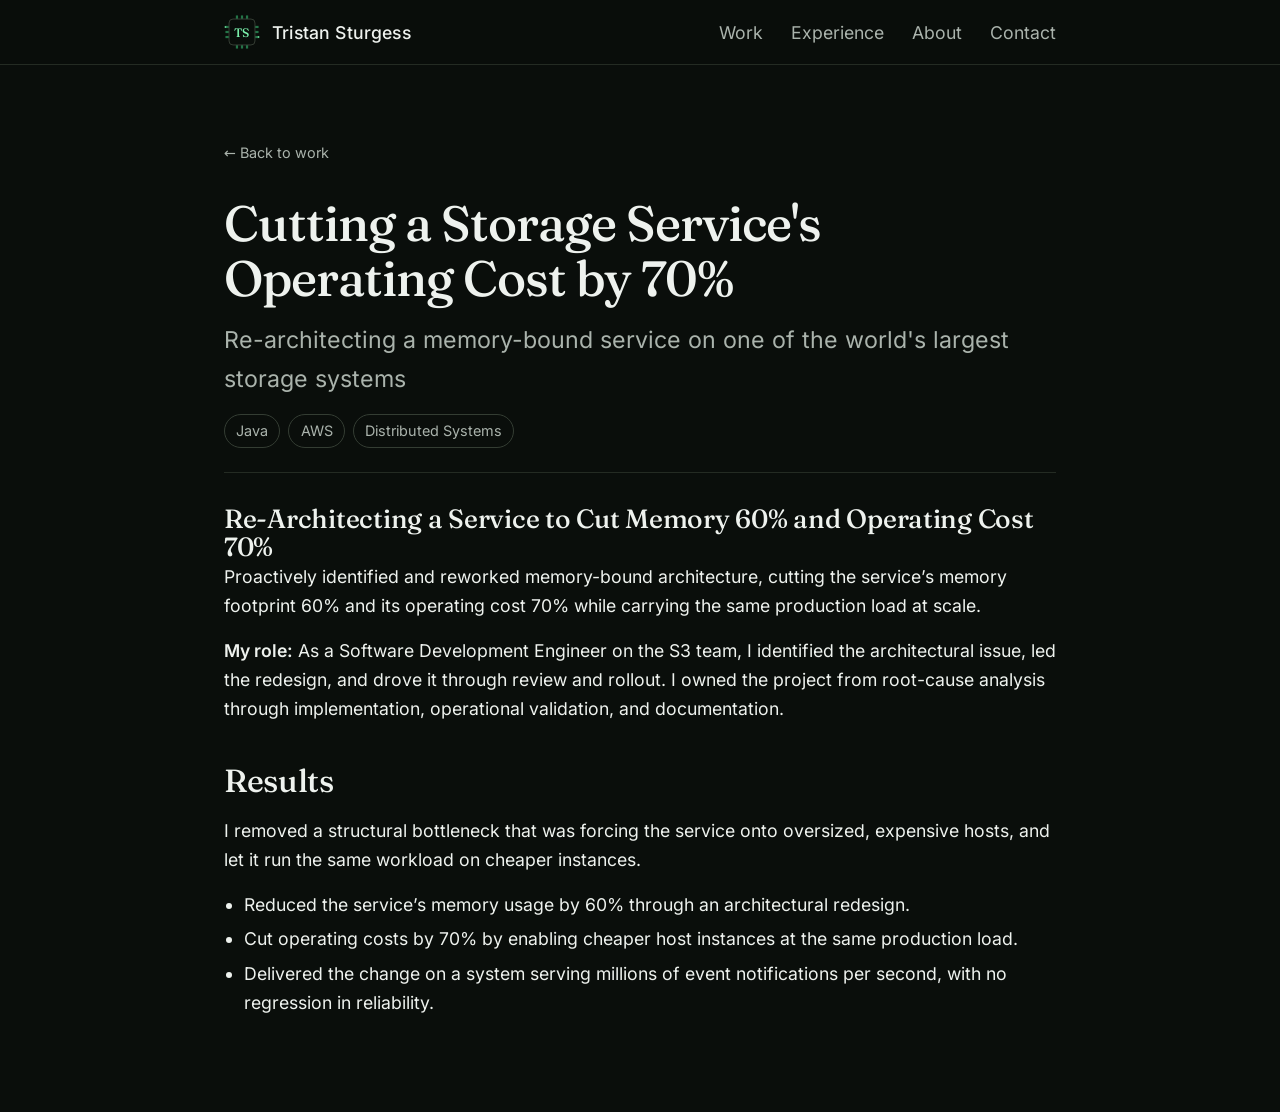
<file: work/s3-cost-optimization/index.html>
<!DOCTYPE html><html lang="en" data-astro-cid-37fxchfa> <head><meta charset="utf-8"><meta name="viewport" content="width=device-width, initial-scale=1"><link rel="icon" type="image/svg+xml" href="/favicon.svg"><title>Cutting a Storage Service&#39;s Operating Cost by 70% — Case Study</title><meta name="description" content="Re-architecting a memory-bound service on one of the world's largest storage systems"><link rel="canonical" href="https://tristansturgess.com/work/s3-cost-optimization/"><meta property="og:type" content="website"><meta property="og:title" content="Cutting a Storage Service's Operating Cost by 70% — Case Study"><meta property="og:description" content="Re-architecting a memory-bound service on one of the world's largest storage systems"><link rel="alternate" type="text/plain" href="/llms.txt" title="llms.txt"><link rel="stylesheet" href="/_astro/TagList.BO8AEwW8.css">
<style>.case-study[data-astro-cid-by4zwojz]{display:flex;flex-direction:column;gap:2rem;max-width:var(--content-max)}.case-study__back[data-astro-cid-by4zwojz]{display:inline-flex;align-items:center;min-height:24px;font-size:var(--step--1);color:var(--text-muted);text-decoration:none}.case-study__back[data-astro-cid-by4zwojz]:hover,.case-study__back[data-astro-cid-by4zwojz]:focus-visible{color:var(--accent-bright)}.case-study__header[data-astro-cid-by4zwojz]{display:flex;flex-direction:column;gap:1rem;padding-bottom:1.5rem;border-bottom:1px solid var(--line)}.case-study__title[data-astro-cid-by4zwojz]{font-family:var(--font-serif);font-size:var(--step-3);line-height:1.1;letter-spacing:-.02em}.case-study__descriptor[data-astro-cid-by4zwojz]{margin:0;font-size:var(--step-1);color:var(--text-muted)}.prose[data-astro-cid-by4zwojz] h2{font-family:var(--font-serif);font-size:var(--step-2);margin:2.5rem 0 1rem;line-height:1.15}.prose[data-astro-cid-by4zwojz] h2:first-child{margin-top:0}.prose[data-astro-cid-by4zwojz] p{margin:0 0 1rem;max-width:none}.prose[data-astro-cid-by4zwojz] ul{margin:0 0 1.25rem;padding-left:1.25rem;max-width:none}.prose[data-astro-cid-by4zwojz] li{margin-bottom:.35rem}.prose[data-astro-cid-by4zwojz] strong{color:var(--text);font-weight:600}
</style></head> <body data-astro-cid-37fxchfa> <a class="skip-link" href="#main" data-astro-cid-37fxchfa>Skip to content</a> <header class="topnav" data-astro-cid-ugcunkw7> <div class="topnav__inner" data-astro-cid-ugcunkw7> <a class="topnav__brand" href="/#top" aria-label="Tristan Sturgess — home" data-astro-cid-ugcunkw7> <svg class="topnav__monogram" viewBox="0 0 100 100" aria-hidden="true" focusable="false" data-astro-cid-ugcunkw7>  <line class="pin" x1="36" y1="14" x2="36" y2="4" data-astro-cid-ugcunkw7></line> <line class="pin" x1="36" y1="86" x2="36" y2="96" data-astro-cid-ugcunkw7></line> <line class="pin" x1="14" y1="36" x2="4" y2="36" data-astro-cid-ugcunkw7></line> <line class="pin" x1="86" y1="36" x2="96" y2="36" data-astro-cid-ugcunkw7></line>  <line class="pin" x1="50" y1="14" x2="50" y2="4" data-astro-cid-ugcunkw7></line> <line class="pin" x1="50" y1="86" x2="50" y2="96" data-astro-cid-ugcunkw7></line> <line class="pin" x1="14" y1="50" x2="4" y2="50" data-astro-cid-ugcunkw7></line> <line class="pin" x1="86" y1="50" x2="96" y2="50" data-astro-cid-ugcunkw7></line>  <line class="pin" x1="64" y1="14" x2="64" y2="4" data-astro-cid-ugcunkw7></line> <line class="pin" x1="64" y1="86" x2="64" y2="96" data-astro-cid-ugcunkw7></line> <line class="pin" x1="14" y1="64" x2="4" y2="64" data-astro-cid-ugcunkw7></line> <line class="pin" x1="86" y1="64" x2="96" y2="64" data-astro-cid-ugcunkw7></line>  <rect class="chip-body" x="14" y="14" width="72" height="72" rx="11" data-astro-cid-ugcunkw7></rect> <circle class="node" cx="4" cy="36" r="2.6" data-astro-cid-ugcunkw7></circle> <circle class="node" cx="96" cy="64" r="2.6" data-astro-cid-ugcunkw7></circle> <text class="chip-text" x="50" y="51" text-anchor="middle" dominant-baseline="central" data-astro-cid-ugcunkw7>
TS
</text> </svg> <span class="topnav__name" data-astro-cid-ugcunkw7>Tristan Sturgess</span> </a> <nav class="topnav__nav" aria-label="Section navigation" data-astro-cid-ugcunkw7> <ul data-astro-cid-ugcunkw7> <li data-astro-cid-ugcunkw7> <a href="/#work" data-astro-cid-ugcunkw7>Work</a> </li><li data-astro-cid-ugcunkw7> <a href="/#experience" data-astro-cid-ugcunkw7>Experience</a> </li><li data-astro-cid-ugcunkw7> <a href="/#about" data-astro-cid-ugcunkw7>About</a> </li><li data-astro-cid-ugcunkw7> <a href="/#contact" data-astro-cid-ugcunkw7>Contact</a> </li> </ul> </nav> </div> </header> <main id="main" class="content" data-astro-cid-37fxchfa>  <article class="case-study" data-astro-cid-by4zwojz> <a class="case-study__back" href="/#work" data-astro-cid-by4zwojz>← Back to work</a> <header class="case-study__header" data-astro-cid-by4zwojz> <h1 class="case-study__title" data-astro-cid-by4zwojz>Cutting a Storage Service&#39;s Operating Cost by 70%</h1> <p class="case-study__descriptor" data-astro-cid-by4zwojz>Re-architecting a memory-bound service on one of the world&#39;s largest storage systems</p> <ul class="tags" aria-label="Cutting a Storage Service's Operating Cost by 70% technologies" data-astro-cid-lga65v7i> <li class="tag" data-astro-cid-lga65v7i>Java</li><li class="tag" data-astro-cid-lga65v7i>AWS</li><li class="tag" data-astro-cid-lga65v7i>Distributed Systems</li> </ul> </header> <div class="prose" data-astro-cid-by4zwojz> <h1 id="re-architecting-a-service-to-cut-memory-60-and-operating-cost-70">Re-Architecting a Service to Cut Memory 60% and Operating Cost 70%</h1>
<p>Proactively identified and reworked memory-bound architecture, cutting the service’s memory footprint 60% and its operating cost 70% while carrying the same production load at scale.</p>
<p><strong>My role:</strong> As a Software Development Engineer on the S3 team, I identified the architectural issue, led the redesign, and drove it through review and rollout. I owned the project from root-cause analysis through implementation, operational validation, and documentation.</p>
<h2 id="results">Results</h2>
<p>I removed a structural bottleneck that was forcing the service onto oversized, expensive hosts, and let it run the same workload on cheaper instances.</p>
<ul>
<li>Reduced the service’s memory usage by 60% through an architectural redesign.</li>
<li>Cut operating costs by 70% by enabling cheaper host instances at the same production load.</li>
<li>Delivered the change on a system serving millions of event notifications per second, with no regression in reliability.</li>
</ul> </div> </article>  </main></body></html>
</file>
<file: _astro/TagList.BO8AEwW8.css>
@font-face{font-family:Fraunces Variable;font-style:normal;font-display:swap;font-weight:100 900;src:url(/_astro/fraunces-vietnamese-wght-normal.CnvboYUG.woff2) format("woff2-variations");unicode-range:U+0102-0103,U+0110-0111,U+0128-0129,U+0168-0169,U+01A0-01A1,U+01AF-01B0,U+0300-0301,U+0303-0304,U+0308-0309,U+0323,U+0329,U+1EA0-1EF9,U+20AB}@font-face{font-family:Fraunces Variable;font-style:normal;font-display:swap;font-weight:100 900;src:url(/_astro/fraunces-latin-ext-wght-normal.Ca2vKHc0.woff2) format("woff2-variations");unicode-range:U+0100-02BA,U+02BD-02C5,U+02C7-02CC,U+02CE-02D7,U+02DD-02FF,U+0304,U+0308,U+0329,U+1D00-1DBF,U+1E00-1E9F,U+1EF2-1EFF,U+2020,U+20A0-20AB,U+20AD-20C0,U+2113,U+2C60-2C7F,U+A720-A7FF}@font-face{font-family:Fraunces Variable;font-style:normal;font-display:swap;font-weight:100 900;src:url(/_astro/fraunces-latin-wght-normal.ukD16Tqj.woff2) format("woff2-variations");unicode-range:U+0000-00FF,U+0131,U+0152-0153,U+02BB-02BC,U+02C6,U+02DA,U+02DC,U+0304,U+0308,U+0329,U+2000-206F,U+20AC,U+2122,U+2191,U+2193,U+2212,U+2215,U+FEFF,U+FFFD}@font-face{font-family:Inter Variable;font-style:normal;font-display:swap;font-weight:100 900;src:url(/_astro/inter-cyrillic-ext-wght-normal.BOeWTOD4.woff2) format("woff2-variations");unicode-range:U+0460-052F,U+1C80-1C8A,U+20B4,U+2DE0-2DFF,U+A640-A69F,U+FE2E-FE2F}@font-face{font-family:Inter Variable;font-style:normal;font-display:swap;font-weight:100 900;src:url(/_astro/inter-cyrillic-wght-normal.DqGufNeO.woff2) format("woff2-variations");unicode-range:U+0301,U+0400-045F,U+0490-0491,U+04B0-04B1,U+2116}@font-face{font-family:Inter Variable;font-style:normal;font-display:swap;font-weight:100 900;src:url(/_astro/inter-greek-ext-wght-normal.DlzME5K_.woff2) format("woff2-variations");unicode-range:U+1F00-1FFF}@font-face{font-family:Inter Variable;font-style:normal;font-display:swap;font-weight:100 900;src:url(/_astro/inter-greek-wght-normal.CkhJZR-_.woff2) format("woff2-variations");unicode-range:U+0370-0377,U+037A-037F,U+0384-038A,U+038C,U+038E-03A1,U+03A3-03FF}@font-face{font-family:Inter Variable;font-style:normal;font-display:swap;font-weight:100 900;src:url(/_astro/inter-vietnamese-wght-normal.CBcvBZtf.woff2) format("woff2-variations");unicode-range:U+0102-0103,U+0110-0111,U+0128-0129,U+0168-0169,U+01A0-01A1,U+01AF-01B0,U+0300-0301,U+0303-0304,U+0308-0309,U+0323,U+0329,U+1EA0-1EF9,U+20AB}@font-face{font-family:Inter Variable;font-style:normal;font-display:swap;font-weight:100 900;src:url(/_astro/inter-latin-ext-wght-normal.DO1Apj_S.woff2) format("woff2-variations");unicode-range:U+0100-02BA,U+02BD-02C5,U+02C7-02CC,U+02CE-02D7,U+02DD-02FF,U+0304,U+0308,U+0329,U+1D00-1DBF,U+1E00-1E9F,U+1EF2-1EFF,U+2020,U+20A0-20AB,U+20AD-20C0,U+2113,U+2C60-2C7F,U+A720-A7FF}@font-face{font-family:Inter Variable;font-style:normal;font-display:swap;font-weight:100 900;src:url(/_astro/inter-latin-wght-normal.Dx4kXJAl.woff2) format("woff2-variations");unicode-range:U+0000-00FF,U+0131,U+0152-0153,U+02BB-02BC,U+02C6,U+02DA,U+02DC,U+0304,U+0308,U+0329,U+2000-206F,U+20AC,U+2122,U+2191,U+2193,U+2212,U+2215,U+FEFF,U+FFFD}:root{--bg: #0a0e0b;--bg-elevated: #10150f;--surface: #141a13;--line: #242b23;--line-strong: #343d33;--text: #eef2ee;--text-muted: #aab3ac;--text-faint: #7d857e;--accent: #3ddc84;--accent-bright: #7af0ab;--accent-dim: #2bb56a;--copper: #aeb8bd;--copper-bright: #d8e0e4;--font-serif: "Fraunces Variable", Georgia, "Times New Roman", serif;--font-sans: "Inter Variable", system-ui, -apple-system, Segoe UI, Roboto, sans-serif;--step--1: clamp(.83rem, .8rem + .15vw, .9rem);--step-0: clamp(1rem, .96rem + .2vw, 1.1rem);--step-1: clamp(1.2rem, 1.1rem + .5vw, 1.45rem);--step-2: clamp(1.5rem, 1.3rem + 1vw, 2rem);--step-3: clamp(2rem, 1.6rem + 2vw, 3.1rem);--step-4: clamp(2.6rem, 2rem + 3.2vw, 4.4rem);--nav-h: 3.75rem;--content-max: 52rem;--gutter: clamp(1.25rem, .8rem + 2.5vw, 3.25rem);--section-gap: clamp(3.5rem, 2.5rem + 4vw, 6rem);--radius: 10px;--decor: var(--accent)}*,*:before,*:after{box-sizing:border-box}html{scroll-behavior:smooth;scroll-padding-top:calc(var(--nav-h) + 1rem)}@media(prefers-reduced-motion:reduce){html{scroll-behavior:auto}}body{margin:0;background-color:var(--bg);color:var(--text);font-family:var(--font-sans);font-size:var(--step-0);line-height:1.65;-webkit-font-smoothing:antialiased;text-rendering:optimizeLegibility}h1,h2,h3{font-family:var(--font-serif);font-weight:480;line-height:1.08;letter-spacing:-.01em;color:var(--text);margin:0}p{margin:0 0 1rem;max-width:60ch}a{color:var(--accent-bright);text-decoration-color:color-mix(in srgb,var(--accent) 45%,transparent);text-underline-offset:.18em}a:hover{color:var(--accent-bright);text-decoration-color:var(--accent-bright)}:focus-visible{outline:2px solid var(--accent-bright);outline-offset:3px;border-radius:3px}img,svg{max-width:100%;height:auto;display:block}.eyebrow{font-family:var(--font-sans);font-size:var(--step--1);font-weight:600;letter-spacing:.22em;text-transform:uppercase;color:var(--accent)}.visually-hidden{position:absolute;width:1px;height:1px;padding:0;margin:-1px;overflow:hidden;clip:rect(0 0 0 0);white-space:nowrap;border:0}.skip-link{position:absolute;left:.75rem;top:-3rem;z-index:100;background:var(--accent);color:#0a0e0b;padding:.55rem .9rem;border-radius:6px;font-weight:600;transition:top .15s ease}.skip-link:focus{top:.75rem}.topnav[data-astro-cid-ugcunkw7]{position:sticky;top:0;z-index:50;background:color-mix(in srgb,var(--bg) 92%,transparent);backdrop-filter:blur(8px);border-bottom:1px solid var(--line)}.topnav__inner[data-astro-cid-ugcunkw7]{display:flex;flex-wrap:wrap;align-items:center;justify-content:space-between;gap:1rem 1.5rem;max-width:calc(var(--content-max) + var(--gutter) * 2);margin-inline:auto;padding:.85rem var(--gutter)}.topnav__brand[data-astro-cid-ugcunkw7]{display:inline-flex;align-items:center;gap:.75rem;text-decoration:none;color:var(--text);min-height:24px}.topnav__brand[data-astro-cid-ugcunkw7]:hover,.topnav__brand[data-astro-cid-ugcunkw7]:focus-visible{color:var(--text)}.topnav__monogram[data-astro-cid-ugcunkw7]{width:2.25rem;height:2.25rem;flex-shrink:0;overflow:visible}.pin[data-astro-cid-ugcunkw7]{stroke:var(--decor);stroke-width:2.2;opacity:.5;vector-effect:non-scaling-stroke}.chip-body[data-astro-cid-ugcunkw7]{fill:none;stroke:var(--line-strong);stroke-width:1;vector-effect:non-scaling-stroke;transition:stroke .15s ease}.topnav__brand[data-astro-cid-ugcunkw7]:hover .chip-body[data-astro-cid-ugcunkw7],.topnav__brand[data-astro-cid-ugcunkw7]:focus-visible .chip-body[data-astro-cid-ugcunkw7]{stroke:var(--accent)}.node[data-astro-cid-ugcunkw7]{fill:var(--accent-bright);opacity:.8}.chip-text[data-astro-cid-ugcunkw7]{fill:var(--accent-bright);font-family:var(--font-serif);font-size:34px;font-weight:500;letter-spacing:.04em}.topnav__name[data-astro-cid-ugcunkw7]{font-family:var(--font-sans);font-size:var(--step-0);font-weight:500;letter-spacing:.01em}.topnav__nav[data-astro-cid-ugcunkw7] ul[data-astro-cid-ugcunkw7]{list-style:none;margin:0;padding:0;display:flex;flex-wrap:wrap;gap:.25rem 1.75rem}.topnav__nav[data-astro-cid-ugcunkw7] a[data-astro-cid-ugcunkw7]{display:inline-flex;align-items:center;min-height:24px;padding-block:.25rem;color:var(--text-muted);text-decoration:none;font-size:var(--step-0);transition:color .15s ease}.topnav__nav[data-astro-cid-ugcunkw7] a[data-astro-cid-ugcunkw7]:hover,.topnav__nav[data-astro-cid-ugcunkw7] a[data-astro-cid-ugcunkw7]:focus-visible{color:var(--text)}.content[data-astro-cid-37fxchfa]{padding:var(--gutter);padding-block:clamp(2.5rem,1.5rem + 4vw,5rem);max-width:calc(var(--content-max) + var(--gutter) * 2);margin-inline:auto}.prose-ph[data-astro-cid-acgezgz6]{display:block;border:1px dashed var(--accent-dim);border-radius:var(--radius);background:color-mix(in srgb,var(--accent) 7%,transparent);padding:.85rem 1rem;color:var(--text-muted);font-family:var(--font-sans);font-size:var(--step--1);line-height:1.5;max-width:60ch}.prose-ph__tag[data-astro-cid-acgezgz6]{display:inline-block;font-weight:600;letter-spacing:.08em;text-transform:uppercase;color:var(--accent-bright);margin-bottom:.35rem}.prose-ph__note[data-astro-cid-acgezgz6]{display:block}.prose-ph--build[data-astro-cid-acgezgz6]{color:#ff6b6b;border-color:#ff6b6b}.tags[data-astro-cid-lga65v7i]{list-style:none;margin:0;padding:0;display:flex;flex-wrap:wrap;gap:.5rem}.tag[data-astro-cid-lga65v7i]{font-family:var(--font-sans);font-size:var(--step--1);color:var(--text-muted);border:1px solid var(--line-strong);border-radius:999px;padding:.25rem .7rem;white-space:nowrap}
</file>
<file: _astro/index.BDgP0byW.css>
.timeline[data-astro-cid-tpf24scq]{list-style:none;margin:0;padding:0;display:grid;gap:2.25rem}.timeline__item[data-astro-cid-tpf24scq]{display:grid;grid-template-columns:9rem minmax(0,1fr);gap:.4rem 1.5rem;position:relative;padding-left:1.5rem;border-left:1px solid var(--line)}.timeline__node[data-astro-cid-tpf24scq]{position:absolute;left:-6px;top:.5rem;width:11px;height:11px;border-radius:50%;background:var(--bg);border:1.5px solid var(--accent);box-shadow:0 0 0 3px color-mix(in srgb,var(--accent) 16%,transparent)}.timeline__node[data-astro-cid-tpf24scq]:after{content:"";position:absolute;inset:2px;border-radius:50%;background:var(--copper)}.timeline__dates[data-astro-cid-tpf24scq]{margin:0;color:var(--text-faint);font-size:var(--step--1);font-variant-numeric:tabular-nums;padding-top:.15rem}.timeline__body[data-astro-cid-tpf24scq]{display:flex;flex-direction:column;gap:.4rem}.timeline__company[data-astro-cid-tpf24scq]{font-size:var(--step-1)}.timeline__title[data-astro-cid-tpf24scq]{margin:0;color:var(--accent);font-size:var(--step-0)}.timeline__summary[data-astro-cid-tpf24scq]{margin:0;color:var(--text-muted);max-width:52ch}@media(max-width:38rem){.timeline__item[data-astro-cid-tpf24scq]{grid-template-columns:minmax(0,1fr);gap:.4rem}}.work[data-astro-cid-kpx7utds]{list-style:none;margin:0;padding:0;display:grid;grid-template-columns:repeat(auto-fit,minmax(15rem,1fr));gap:1.25rem}.card[data-astro-cid-kpx7utds]{position:relative;display:flex;flex-direction:column;gap:.75rem;padding:1.4rem;background:var(--surface);border:1px solid var(--line);border-radius:var(--radius);transition:border-color .15s ease}.card[data-astro-cid-kpx7utds]:has(.card__link:hover),.card[data-astro-cid-kpx7utds]:has(.card__link:focus-visible){border-color:var(--line-strong)}.card__title[data-astro-cid-kpx7utds]{font-size:var(--step-1)}.card__link[data-astro-cid-kpx7utds]{text-decoration:none;color:inherit;transition:color .15s ease}.card__link[data-astro-cid-kpx7utds]:after{content:"";position:absolute;inset:0;border-radius:var(--radius)}.card__link[data-astro-cid-kpx7utds]:hover,.card__link[data-astro-cid-kpx7utds]:focus-visible{color:var(--accent-bright)}.card__link[data-astro-cid-kpx7utds]:focus-visible{outline:none}.card[data-astro-cid-kpx7utds]:has(.card__link:focus-visible){outline:2px solid var(--accent-bright);outline-offset:3px}.card__descriptor[data-astro-cid-kpx7utds]{margin:0;color:var(--text-muted);flex:1}.card[data-astro-cid-kpx7utds] .tags{position:relative;z-index:1;width:fit-content}.hero__motif[data-astro-cid-a274d6ly]{position:absolute;inset:0;z-index:0;display:flex;justify-content:flex-end;align-items:center;pointer-events:none;-webkit-mask-image:linear-gradient(to right,transparent 0%,transparent 50%,#000 84%);mask-image:linear-gradient(to right,transparent 0%,transparent 50%,#000 84%)}.hero__motif[data-astro-cid-a274d6ly] svg[data-astro-cid-a274d6ly]{width:min(58%,30rem);height:100%;overflow:visible}.trace[data-astro-cid-a274d6ly]{fill:none;stroke:var(--decor);stroke-width:1.2;stroke-linejoin:round;stroke-linecap:round;opacity:.32;vector-effect:non-scaling-stroke}.trace--copper[data-astro-cid-a274d6ly]{stroke:var(--copper);opacity:.4}.pin[data-astro-cid-a274d6ly]{stroke:var(--decor);stroke-width:1.1;opacity:.4;vector-effect:non-scaling-stroke}.chip-body[data-astro-cid-a274d6ly]{fill:none;stroke:var(--decor);stroke-width:1.2;opacity:.5;vector-effect:non-scaling-stroke}.chip-mark[data-astro-cid-a274d6ly]{fill:var(--copper);opacity:.7}.pad[data-astro-cid-a274d6ly]{fill:var(--decor);opacity:.45}.via[data-astro-cid-a274d6ly]{fill:var(--accent-bright);opacity:.7}.via--copper[data-astro-cid-a274d6ly]{fill:var(--copper-bright);opacity:.8}@media(prefers-reduced-motion:no-preference){@supports (animation-timeline: scroll()){.hero__motif[data-astro-cid-a274d6ly] svg[data-astro-cid-a274d6ly]{animation:motif-drift linear both;animation-timeline:scroll(root block);animation-range:0% 60%}}}@keyframes motif-drift{0%{transform:translateY(-6px);opacity:.92}to{transform:translateY(10px);opacity:.55}}@media(max-width:48rem){.hero__motif[data-astro-cid-a274d6ly]{opacity:.4}.hero__motif[data-astro-cid-a274d6ly] svg[data-astro-cid-a274d6ly]{width:72%}}li[data-astro-cid-zamss57n]{display:inline-flex}a[data-astro-cid-zamss57n]{display:inline-flex;align-items:center;justify-content:center;padding:4px;margin:-4px;color:inherit}a[data-astro-cid-zamss57n]:hover,a[data-astro-cid-zamss57n]:focus-visible{color:var(--accent-bright)}svg[data-astro-cid-zamss57n]{display:block}.hero[data-astro-cid-bobyx3ht]{position:relative;isolation:isolate;padding-block-end:var(--section-gap);border-bottom:1px solid var(--line)}.hero__content[data-astro-cid-bobyx3ht]{position:relative;z-index:1;display:flex;flex-direction:column;gap:1.75rem;max-width:min(42rem,66%)}.hero__headline[data-astro-cid-bobyx3ht]{display:flex;flex-direction:column;gap:.5rem}.hero__name[data-astro-cid-bobyx3ht]{font-family:var(--font-serif);font-size:var(--step-4);line-height:1.05;letter-spacing:-.02em;color:var(--text);margin:0}.hero__role[data-astro-cid-bobyx3ht]{margin:0;font-family:var(--font-sans);font-size:var(--step-1);font-weight:500;color:var(--accent);letter-spacing:.02em}.hero__tagline[data-astro-cid-bobyx3ht]{margin-top:.75rem;font-family:var(--font-sans);font-size:var(--step-1);line-height:1.5;color:var(--text-muted);max-width:38ch}.hero__tagline[data-astro-cid-bobyx3ht] p{margin:0;max-width:none}.hero__meta[data-astro-cid-bobyx3ht]{list-style:none;margin:0;padding:0;display:flex;flex-wrap:wrap;align-items:center;gap:.5rem 1.75rem;font-size:var(--step--1);color:var(--text-faint)}.hero__meta[data-astro-cid-bobyx3ht] a[data-astro-cid-bobyx3ht]{color:var(--text-faint);text-decoration:none}.hero__meta[data-astro-cid-bobyx3ht] a[data-astro-cid-bobyx3ht]:hover,.hero__meta[data-astro-cid-bobyx3ht] a[data-astro-cid-bobyx3ht]:focus-visible{color:var(--accent-bright)}.section[data-astro-cid-bobyx3ht]{position:relative;padding-block:var(--section-gap);border-bottom:1px solid var(--line);display:flex;flex-direction:column;gap:1.5rem}.hero[data-astro-cid-bobyx3ht]:after,.section[data-astro-cid-bobyx3ht]:not(.section--contact):after{content:"";position:absolute;left:0;bottom:-1px;width:3rem;height:1px;background:linear-gradient(90deg,var(--accent),transparent);opacity:.85}.hero[data-astro-cid-bobyx3ht]:before,.section[data-astro-cid-bobyx3ht]:not(.section--contact):before{content:"";position:absolute;left:0;bottom:-3px;width:6px;height:6px;border-radius:50%;background:var(--copper);box-shadow:0 0 0 3px color-mix(in srgb,var(--copper) 20%,transparent)}.section--contact[data-astro-cid-bobyx3ht]{border-bottom:none}@media(prefers-reduced-motion:no-preference){@supports (animation-timeline: view()){.section[data-astro-cid-bobyx3ht]{animation:section-rise linear both;animation-timeline:view();animation-range:entry 0% entry 38%}}}@keyframes section-rise{0%{opacity:0;transform:translateY(18px)}to{opacity:1;transform:translateY(0)}}.contact__links[data-astro-cid-bobyx3ht]{list-style:none;margin:0;padding:0;display:flex;flex-wrap:wrap;align-items:center;gap:.5rem 2rem;font-size:var(--step-1);font-family:var(--font-serif)}.footer[data-astro-cid-bobyx3ht]{display:flex;flex-wrap:wrap;justify-content:space-between;gap:.5rem;padding-block:2rem;color:var(--text-faint);font-size:var(--step--1)}.footer[data-astro-cid-bobyx3ht] p[data-astro-cid-bobyx3ht]{margin:0}@media(max-width:48rem){.hero__content[data-astro-cid-bobyx3ht]{max-width:none}}
</file>
